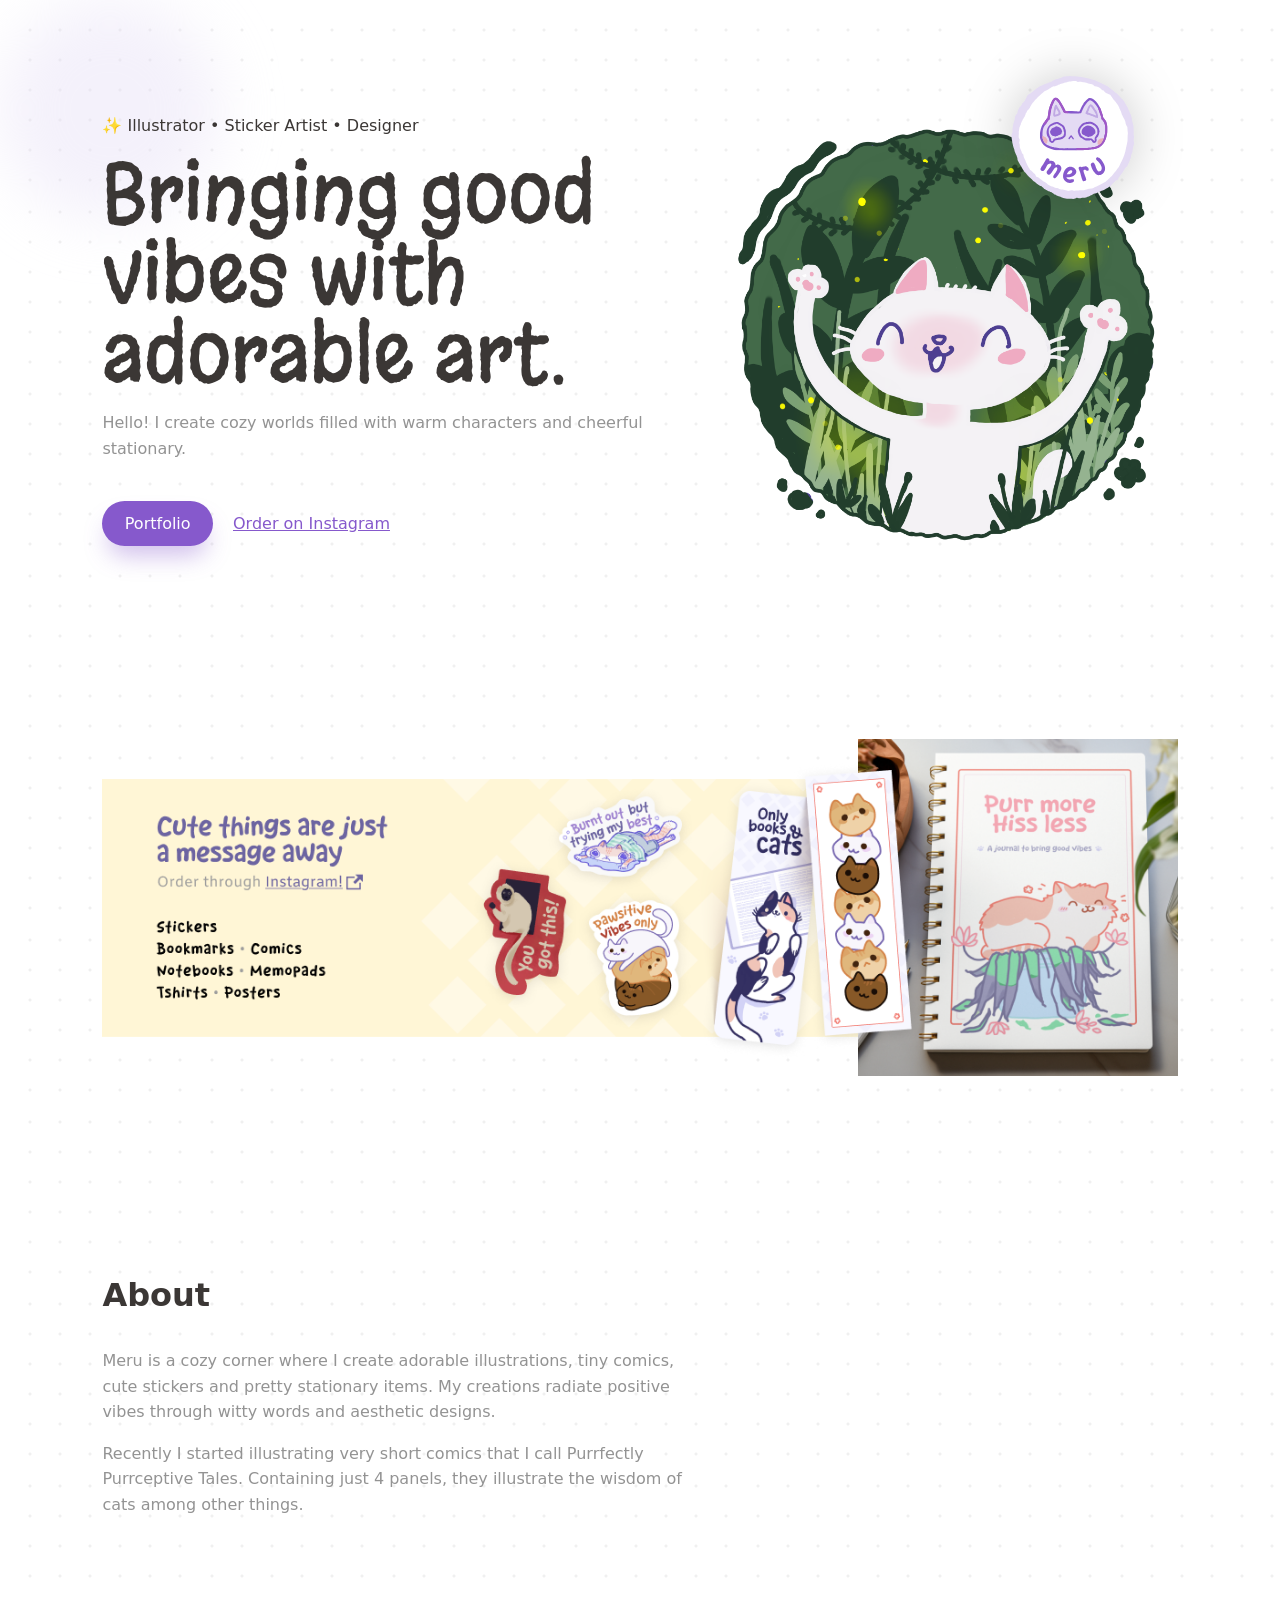
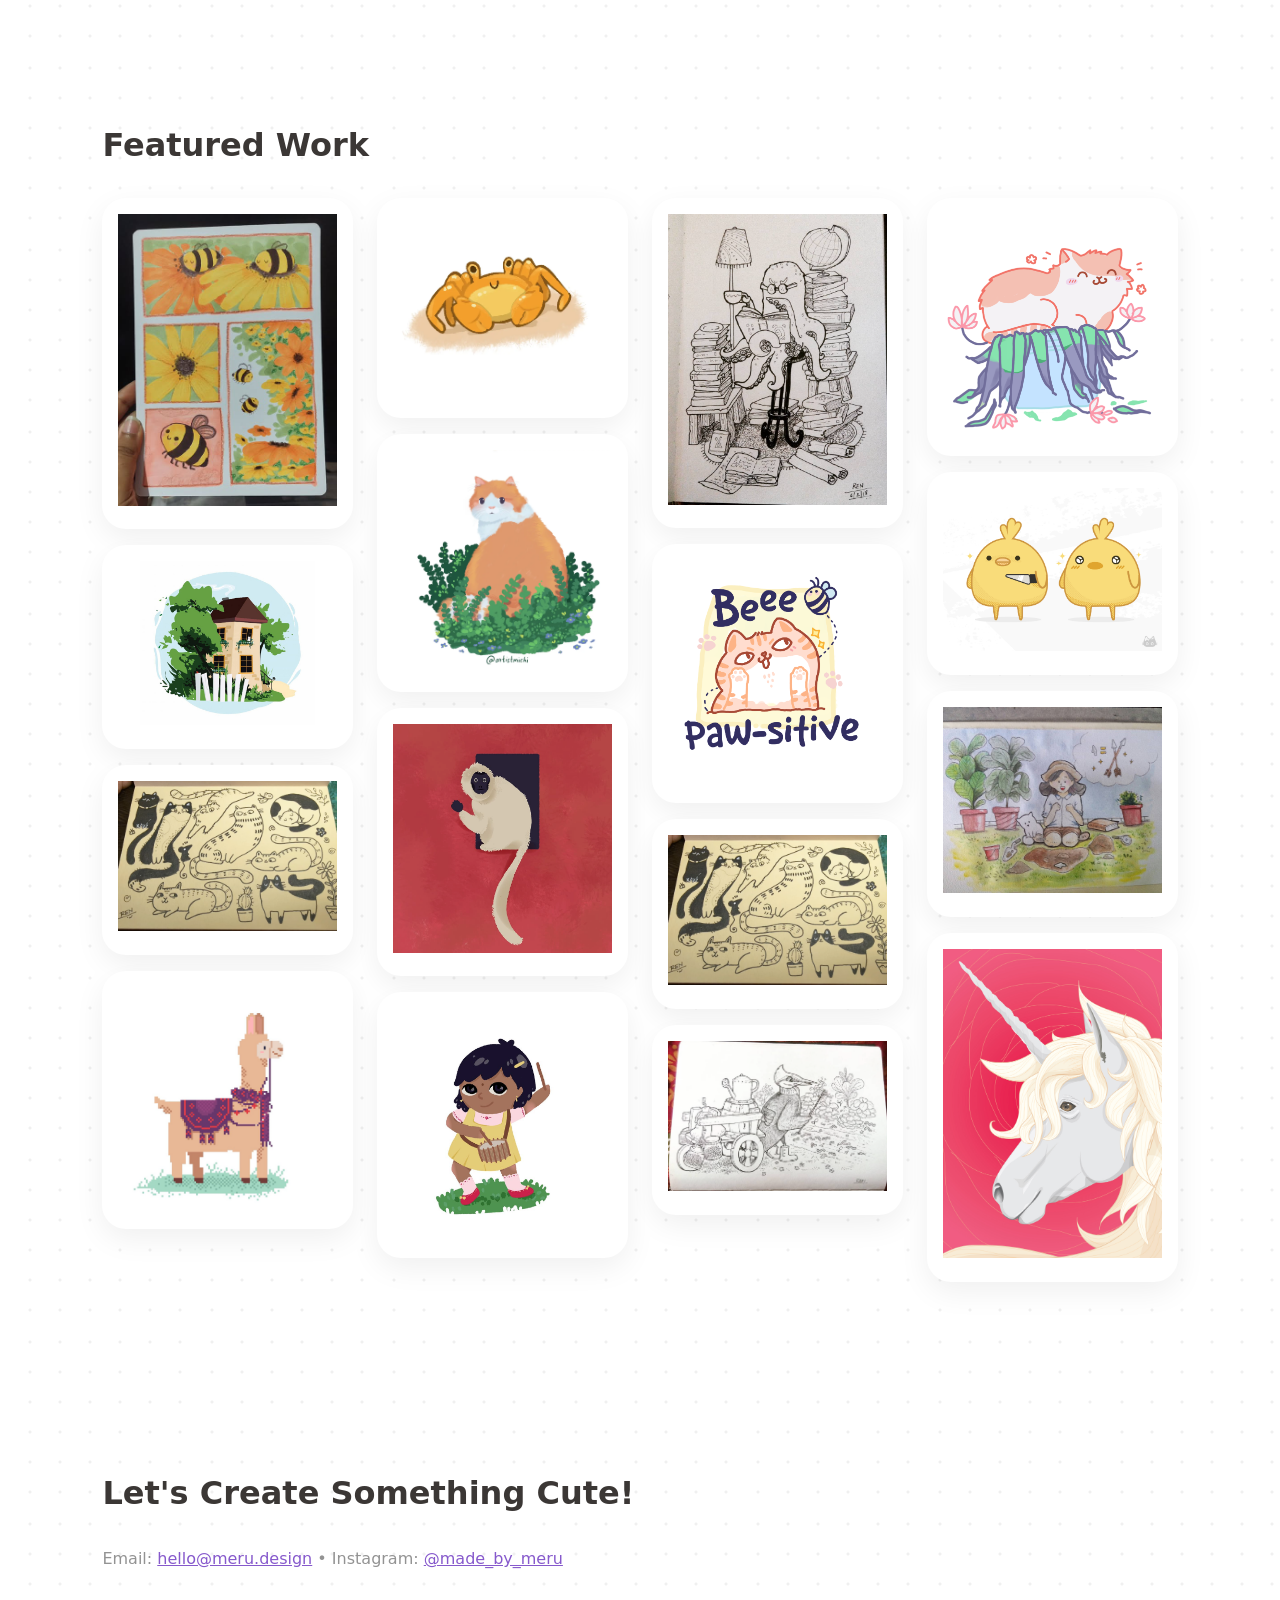
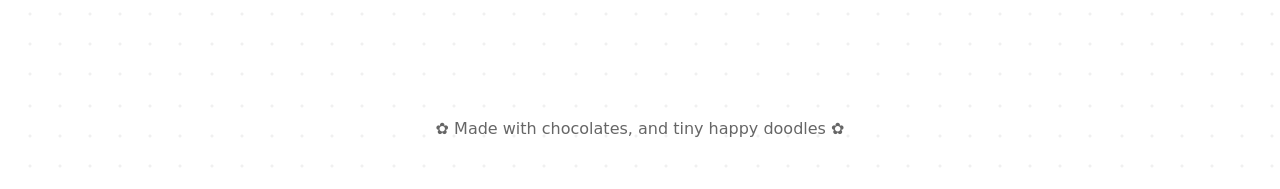
<file: index.html>
<!DOCTYPE html>
<html lang="en">
  <head>
    <meta charset="UTF-8"><meta name="viewport" content="width=device-width,initial-scale=1">
    <title>Meru • Cute Illustration Portfolio</title>

    <link rel="icon" href="imgs/favicon.png">

    <link rel="preconnect" href="https://fonts.googleapis.com">
    <link rel="preconnect" href="https://fonts.gstatic.com" crossorigin>
    <link href="https://fonts.googleapis.com/css2?family=Margarine&display=swap" rel="stylesheet">

    <link rel="stylesheet" href="styles.css">
  </head>

  <body>
    <div class="blob" id="b"></div>
    <header class="hero">
      <div class="hero-left">
        <div class="hero-tiny">✨ Illustrator • Sticker Artist • Designer</div>
        <h1>Bringing good vibes with adorable art.</h1>
        <p>Hello! I create cozy worlds filled with warm characters and cheerful stationary.</p>
        <div class="hero-ctas">
          <!-- <a class="btn" href="https://merudesign.myinstamojo.com/" target="_blank">Start shopping</a>
          <a class="btn-sec" href="#work">Portfolio</a> -->

          <a class="btn" href="#work" target="_blank">Portfolio</a>
          <a class="btn-sec" href="https://instagram.com/made_by_meru" target="_blank">Order on Instagram</a>
        </div>
      </div>
      <div class="hero-right heroart" style="background-image: url(imgs/feline-fine-hero.png);">
        <img src="imgs/meru-circular.svg" class="hero-logo" alt="">
      </div>
    </header>

    <section class="order-insta-wide">
      <a href="https://instagram.com/made_by_meru" target="_blank"><img src="imgs/order-on-instagram.png" alt=""></a>
    </section>
    
    <section>
      <h2>About</h2>
      <p>Meru is a cozy corner where I create adorable illustrations, tiny comics, cute stickers and pretty stationary items. My creations radiate positive vibes through witty words and aesthetic designs.</p>
      <p>Recently I started illustrating very short comics that I call Purrfectly Purrceptive Tales. Containing just 4 panels, they illustrate the wisdom of cats among other things.</p>
    </section>
    
    <section id="work">
      <h2>Featured Work</h2>
      <div class="grid">

        <div class="card">
          <img src="imgs/work/01-bees.jpeg" alt="">
        </div>

        <div class="card">
          <img src="imgs/work/01.jpg" alt="">
        </div>

        <div class="card">
          <img src="imgs/work/02-cats.png" alt="">
        </div>
        
        <div class="card">
          <img src="imgs/work/03-llama.png" alt="">
        </div>

        <div class="card">
          <img src="imgs/work/04-crab.png" alt="">
        </div>
        
        <div class="card">
          <img src="imgs/work/05-large-cat.png" alt="">
        </div>

        <div class="card">
          <img src="imgs/work/06-langoor.png" alt="">
        </div>

        <div class="card">
          <img src="imgs/work/07-momo.png" alt="">
        </div>

        <div class="card">
          <img src="imgs/work/08-octopus-thinker.png" alt="">
        </div>

        <div class="card">
          <img src="imgs/work/01.png" alt="">
        </div>

        <div class="card">
          <img src="imgs/work/02-cats.png" alt="">
        </div>

        <div class="card">
          <img src="imgs/work/09-farmer-woodpecker.png" alt="">
        </div>

        <div class="card">
          <img src="imgs/work/04-purr-more-original.png" alt="">
        </div>

        <div class="card">
          <img src="imgs/work/bird2.png" alt="">
        </div>

        <div class="card">
          <img src="imgs/work/01-03.jpg" alt="">
        </div>

        <div class="card">
          <img src="imgs/work/uni-01.jpg" alt="">
        </div>
      </div>
    </section>
    
    <!-- <section>
      <h2>Services</h2>
      <div class="grid">
        <div class="card">
          <h3>Illustration</h3>
          <p>Editorial, books, branding.</p>
        </div>
        <div class="card">
          <h3>Merch Design</h3>
          <p>Stickers, prints, notebooks.</p>
        </div>
        <div class="card">
          <h3>Licensing</h3>
          <p>Artwork for products.</p>
        </div>
      </div>
    </section> -->

    <section>
      <h2>Let's Create Something Cute!</h2>
      <p>Email: <a href="mailto:hello@meru.design">hello@meru.design</a> • Instagram: <a href="https://instagram.com/made_by_meru" target="_blank">@made_by_meru</a></p>
    </section>

    <footer>✿ Made with chocolates, and tiny happy doodles ✿</footer>

    <script src="scripts.js"></script>
  </body>
</html>
</file>
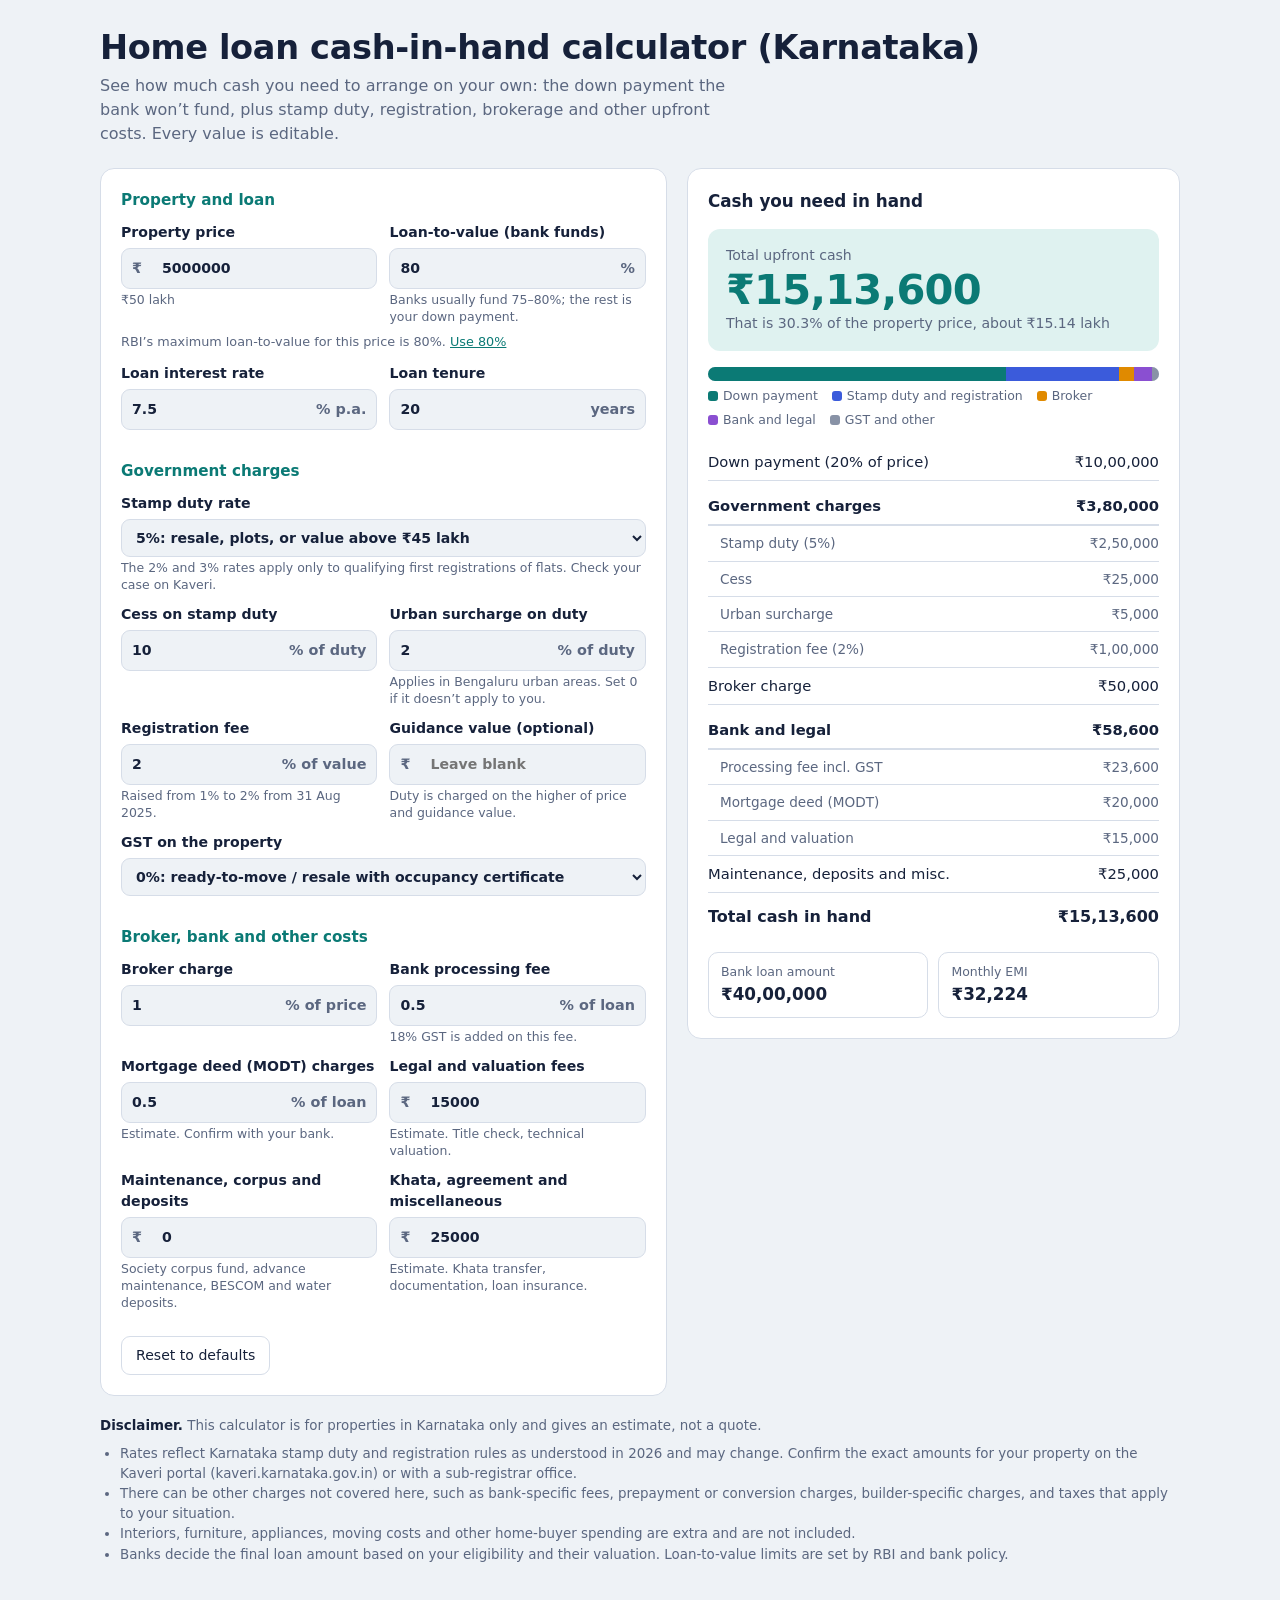
<file: home-loan-cash-calculator.html>
<!DOCTYPE html>
<html lang="en">
<head>
<meta charset="utf-8">
<meta name="viewport" content="width=device-width, initial-scale=1">
<title>Karnataka Home Loan: Cash-in-Hand Calculator</title>
<style>
:root{
  --bg:#eef2f6; --card:#ffffff; --ink:#16213a; --muted:#5b6780; --line:#d6dde8;
  --accent:#0b7a75; --accent-soft:#dff2f0; --warn:#9a5b00; --warn-bg:#fff3dc;
  --c1:#0b7a75; --c2:#3b5bdb; --c3:#e08a00; --c4:#8a4fd1; --c5:#8892a6;
}
@media (prefers-color-scheme:dark){
  :root{--bg:#0f1626; --card:#18213a; --ink:#e8edf7; --muted:#9aa7c2; --line:#2b3757;
  --accent:#3fcfc6; --accent-soft:#143a3d; --warn:#ffcf85; --warn-bg:#3a2d12;
  --c1:#3fcfc6; --c2:#7f97ff; --c3:#ffb23f; --c4:#b88cf2; --c5:#8f9ab3;}
}
*{box-sizing:border-box}
html{scroll-padding-top:env(safe-area-inset-top,0px)}
body{margin:0;background:var(--bg);color:var(--ink);font:16px/1.5 "Segoe UI",system-ui,-apple-system,Roboto,"Helvetica Neue",Arial,sans-serif;
  padding:env(safe-area-inset-top,0px) 16px env(safe-area-inset-bottom,0px)}
.wrap{max-width:1080px;margin:0 auto;padding:28px 0 40px}
h1{font-size:clamp(1.5rem,3vw,2.1rem);line-height:1.2;margin:0 0 6px;letter-spacing:-.01em}
.sub{color:var(--muted);margin:0 0 22px;max-width:62ch}
.grid{display:grid;grid-template-columns:minmax(0,1.15fr) minmax(0,1fr);gap:20px;align-items:start}
@media(max-width:820px){.grid{grid-template-columns:1fr}}
.card{background:var(--card);border:1px solid var(--line);border-radius:14px;padding:20px}
.card h2{font-size:1.05rem;margin:0 0 14px}
fieldset{border:0;padding:0;margin:0 0 20px}
fieldset:last-of-type{margin-bottom:0}
legend{font-weight:650;font-size:.95rem;padding:0;margin-bottom:10px;color:var(--accent)}
.row{display:grid;grid-template-columns:1fr 1fr;gap:12px}
@media(max-width:520px){.row{grid-template-columns:1fr}}
label{display:block;font-size:.88rem;font-weight:550;margin-bottom:10px}
label small{display:block;font-weight:400;color:var(--muted);font-size:.78rem;margin-top:3px;line-height:1.35}
.in{display:flex;align-items:center;border:1px solid var(--line);border-radius:9px;background:var(--bg);margin-top:5px;overflow:hidden}
.in:focus-within{outline:2px solid var(--accent);outline-offset:1px}
.in span{padding:0 10px;color:var(--muted);font-size:.9rem;white-space:nowrap}
input,select{font:inherit;color:var(--ink);background:transparent;border:0;padding:9px 10px;width:100%;min-width:0;outline:none}
select{border:1px solid var(--line);border-radius:9px;background:var(--bg);margin-top:5px;cursor:pointer}
select:focus{outline:2px solid var(--accent);outline-offset:1px}
select option{background:var(--card);color:var(--ink)}
.hint{font-size:.8rem;color:var(--muted);margin:-4px 0 12px}
.hint button{all:unset;color:var(--accent);cursor:pointer;text-decoration:underline}
.hint button:focus-visible{outline:2px solid var(--accent)}
.result{position:sticky;top:16px}
@media(max-width:820px){.result{position:static}}
.big{background:var(--accent-soft);border-radius:12px;padding:16px 18px;margin-bottom:16px}
.big .lbl{font-size:.88rem;color:var(--muted)}
.big .amt{font-size:clamp(1.9rem,5vw,2.6rem);font-weight:750;letter-spacing:-.02em;line-height:1.15;color:var(--accent)}
.big .meta{font-size:.88rem;color:var(--muted)}
.bar{display:flex;height:14px;border-radius:7px;overflow:hidden;background:var(--line);margin:0 0 6px}
.bar i{display:block;height:100%}
.legend{display:flex;flex-wrap:wrap;gap:6px 14px;font-size:.78rem;color:var(--muted);margin-bottom:14px}
.legend b{display:inline-block;width:10px;height:10px;border-radius:3px;margin-right:5px;vertical-align:-1px}
table{width:100%;border-collapse:collapse;font-size:.92rem}
td{padding:7px 0;border-bottom:1px solid var(--line);vertical-align:top}
td:last-child{text-align:right;font-variant-numeric:tabular-nums;white-space:nowrap}
tr.grp td{font-weight:650;padding-top:14px;border-bottom:2px solid var(--line)}
tr.sub td{color:var(--muted);font-size:.85rem;padding-left:12px}
tr.tot td{font-weight:750;border-bottom:0;font-size:1rem;padding-top:12px}
.loan{display:grid;grid-template-columns:1fr 1fr;gap:10px;margin-top:16px}
.loan div{border:1px solid var(--line);border-radius:10px;padding:10px 12px}
.loan small{color:var(--muted);display:block;font-size:.78rem}
.loan strong{font-size:1.05rem}
.warn{background:var(--warn-bg);color:var(--warn);border-radius:9px;padding:9px 12px;font-size:.85rem;margin-top:12px;display:none}
.disc{margin-top:20px;font-size:.84rem;color:var(--muted)}
.disc strong{color:var(--ink)}
.disc ul{margin:8px 0 0;padding-left:20px}
.reset{margin-top:14px;background:none;border:1px solid var(--line);color:var(--ink);border-radius:9px;padding:8px 14px;font:inherit;font-size:.88rem;cursor:pointer}
.reset:hover{border-color:var(--accent)}
.reset:focus-visible{outline:2px solid var(--accent);outline-offset:2px}
</style>
</head>
<body>
<div class="wrap">
  <h1>Home loan cash-in-hand calculator (Karnataka)</h1>
  <p class="sub">See how much cash you need to arrange on your own: the down payment the bank won’t fund, plus stamp duty, registration, brokerage and other upfront costs. Every value is editable.</p>

  <div class="grid">
    <form class="card" onsubmit="return false" autocomplete="off">
      <fieldset>
        <legend>Property and loan</legend>
        <div class="row">
          <label>Property price
            <div class="in"><span>₹</span><input id="price" type="number" min="0" step="10000" value="5000000" inputmode="numeric"></div>
            <small id="priceWords"></small>
          </label>
          <label>Loan-to-value (bank funds)
            <div class="in"><input id="ltv" type="number" min="0" max="100" step="1" value="80" inputmode="decimal"><span>%</span></div>
            <small>Banks usually fund 75–80%; the rest is your down payment.</small>
          </label>
        </div>
        <p class="hint" id="ltvHint"></p>
        <div class="row">
          <label>Loan interest rate
            <div class="in"><input id="rate" type="number" min="0" step="0.05" value="7.5" inputmode="decimal"><span>% p.a.</span></div>
          </label>
          <label>Loan tenure
            <div class="in"><input id="tenure" type="number" min="1" max="40" step="1" value="20" inputmode="numeric"><span>years</span></div>
          </label>
        </div>
      </fieldset>

      <fieldset>
        <legend>Government charges</legend>
        <label>Stamp duty rate
          <select id="duty">
            <option value="5" selected>5%: resale, plots, or value above ₹45 lakh</option>
            <option value="3">3%: first registration of a flat, ₹20–45 lakh</option>
            <option value="2">2%: first registration of a flat, up to ₹20 lakh</option>
          </select>
          <small>The 2% and 3% rates apply only to qualifying first registrations of flats. Check your case on Kaveri.</small>
        </label>
        <div class="row">
          <label>Cess on stamp duty
            <div class="in"><input id="cess" type="number" min="0" step="0.5" value="10" inputmode="decimal"><span>% of duty</span></div>
          </label>
          <label>Urban surcharge on duty
            <div class="in"><input id="sur" type="number" min="0" step="0.5" value="2" inputmode="decimal"><span>% of duty</span></div>
            <small>Applies in Bengaluru urban areas. Set 0 if it doesn’t apply to you.</small>
          </label>
        </div>
        <div class="row">
          <label>Registration fee
            <div class="in"><input id="reg" type="number" min="0" step="0.5" value="2" inputmode="decimal"><span>% of value</span></div>
            <small>Raised from 1% to 2% from 31 Aug 2025.</small>
          </label>
          <label>Guidance value (optional)
            <div class="in"><span>₹</span><input id="gv" type="number" min="0" step="10000" placeholder="Leave blank" inputmode="numeric"></div>
            <small>Duty is charged on the higher of price and guidance value.</small>
          </label>
        </div>
        <label>GST on the property
          <select id="gst">
            <option value="0" selected>0%: ready-to-move / resale with occupancy certificate</option>
            <option value="1">1%: under-construction, affordable housing</option>
            <option value="5">5%: under-construction, other</option>
          </select>
        </label>
      </fieldset>

      <fieldset>
        <legend>Broker, bank and other costs</legend>
        <div class="row">
          <label>Broker charge
            <div class="in"><input id="broker" type="number" min="0" step="0.25" value="1" inputmode="decimal"><span>% of price</span></div>
          </label>
          <label>Bank processing fee
            <div class="in"><input id="proc" type="number" min="0" step="0.1" value="0.5" inputmode="decimal"><span>% of loan</span></div>
            <small>18% GST is added on this fee.</small>
          </label>
        </div>
        <div class="row">
          <label>Mortgage deed (MODT) charges
            <div class="in"><input id="modt" type="number" min="0" step="0.1" value="0.5" inputmode="decimal"><span>% of loan</span></div>
            <small>Estimate. Confirm with your bank.</small>
          </label>
          <label>Legal and valuation fees
            <div class="in"><span>₹</span><input id="legal" type="number" min="0" step="1000" value="15000" inputmode="numeric"></div>
            <small>Estimate. Title check, technical valuation.</small>
          </label>
        </div>
        <div class="row">
          <label>Maintenance, corpus and deposits
            <div class="in"><span>₹</span><input id="maint" type="number" min="0" step="1000" value="0" inputmode="numeric"></div>
            <small>Society corpus fund, advance maintenance, BESCOM and water deposits.</small>
          </label>
          <label>Khata, agreement and miscellaneous
            <div class="in"><span>₹</span><input id="misc" type="number" min="0" step="1000" value="25000" inputmode="numeric"></div>
            <small>Estimate. Khata transfer, documentation, loan insurance.</small>
          </label>
        </div>
      </fieldset>
      <button type="button" class="reset" id="reset">Reset to defaults</button>
    </form>

    <section class="card result" aria-live="polite">
      <h2>Cash you need in hand</h2>
      <div class="big">
        <div class="lbl">Total upfront cash</div>
        <div class="amt" id="total">₹0</div>
        <div class="meta" id="totalMeta"></div>
      </div>
      <div class="bar" id="bar" role="img" aria-label="Share of each cost in total cash"></div>
      <div class="legend" id="legend"></div>
      <table id="tbl"></table>
      <div class="loan">
        <div><small>Bank loan amount</small><strong id="loanAmt">₹0</strong></div>
        <div><small>Monthly EMI</small><strong id="emi">₹0</strong></div>
      </div>
      <div class="warn" id="warn"></div>
    </section>
  </div>

  <div class="disc">
    <strong>Disclaimer.</strong> This calculator is for properties in Karnataka only and gives an estimate, not a quote.
    <ul>
      <li>Rates reflect Karnataka stamp duty and registration rules as understood in 2026 and may change. Confirm the exact amounts for your property on the Kaveri portal (kaveri.karnataka.gov.in) or with a sub-registrar office.</li>
      <li>There can be other charges not covered here, such as bank-specific fees, prepayment or conversion charges, builder-specific charges, and taxes that apply to your situation.</li>
      <li>Interiors, furniture, appliances, moving costs and other home-buyer spending are extra and are not included.</li>
      <li>Banks decide the final loan amount based on your eligibility and their valuation. Loan-to-value limits are set by RBI and bank policy.</li>
    </ul>
  </div>
</div>

<script>
(function(){
  var $=function(id){return document.getElementById(id)};
  var defaults={};
  var ids=["price","ltv","rate","tenure","duty","cess","sur","reg","gv","gst","broker","proc","modt","legal","maint","misc"];
  ids.forEach(function(i){defaults[i]=$(i).value});

  var inr=new Intl.NumberFormat("en-IN",{maximumFractionDigits:0});
  function money(n){return "₹"+inr.format(Math.round(n))}
  function short(n){
    if(n>=1e7) return "₹"+(n/1e7).toFixed(2).replace(/\.?0+$/,"")+" crore";
    if(n>=1e5) return "₹"+(n/1e5).toFixed(2).replace(/\.?0+$/,"")+" lakh";
    return money(n);
  }
  function num(id){var v=parseFloat($(id).value);return isFinite(v)&&v>0?v:0}
  function rbiCap(p){return p<=3000000?90:(p<=7500000?80:75)}

  function calc(){
    var price=num("price"), ltv=Math.min(num("ltv"),100);
    var rate=num("rate"), years=num("tenure");
    var loan=price*ltv/100, down=price-loan;

    var base=Math.max(price,num("gv"));
    var duty=base*num("duty")/100;
    var cess=duty*num("cess")/100;
    var sur=duty*num("sur")/100;
    var reg=base*num("reg")/100;
    var gov=duty+cess+sur+reg;
    var gst=price*num("gst")/100;

    var broker=price*num("broker")/100;
    var proc=loan*num("proc")/100, procGst=proc*0.18;
    var modt=loan*num("modt")/100;
    var legal=num("legal");
    var bank=proc+procGst+modt+legal;
    var other=num("maint")+num("misc");

    var total=down+gov+gst+broker+bank+other;

    var n=years*12, r=rate/1200, emi=0;
    if(loan>0&&n>0) emi=r>0?loan*r*Math.pow(1+r,n)/(Math.pow(1+r,n)-1):loan/n;

    $("priceWords").textContent=price?short(price):"";
    var cap=rbiCap(price);
    $("ltvHint").innerHTML="RBI’s maximum loan-to-value for this price is "+cap+"%. <button type=\"button\" id=\"useCap\">Use "+cap+"%</button>";
    $("useCap").onclick=function(){$("ltv").value=cap;calc()};

    $("total").textContent=money(total);
    $("totalMeta").textContent=price?("That is "+(total/price*100).toFixed(1)+"% of the property price, about "+short(total)):"";
    $("loanAmt").textContent=money(loan);
    $("emi").textContent=money(emi);

    var parts=[
      ["Down payment",down,"var(--c1)"],
      ["Stamp duty and registration",gov,"var(--c2)"],
      ["Broker",broker,"var(--c3)"],
      ["Bank and legal",bank,"var(--c4)"],
      ["GST and other",gst+other,"var(--c5)"]
    ];
    $("bar").innerHTML=parts.map(function(p){
      return "<i style=\"width:"+(total?p[1]/total*100:0)+"%;background:"+p[2]+"\" title=\""+p[0]+"\"></i>";
    }).join("");
    $("legend").innerHTML=parts.map(function(p){
      return "<span><b style=\"background:"+p[2]+"\"></b>"+p[0]+"</span>";
    }).join("");

    var h="";
    function row(c,l,v,cls){h+="<tr"+(cls?" class=\""+cls+"\"":"")+"><td>"+l+"</td><td>"+money(v)+"</td></tr>"}
    row(0,"Down payment ("+(100-ltv).toFixed(0)+"% of price)",down);
    row(0,"Government charges",gov,"grp");
    row(0,"Stamp duty ("+num("duty")+"%)",duty,"sub");
    row(0,"Cess",cess,"sub");
    row(0,"Urban surcharge",sur,"sub");
    row(0,"Registration fee ("+num("reg")+"%)",reg,"sub");
    if(gst) row(0,"GST on property ("+num("gst")+"%)",gst);
    row(0,"Broker charge",broker);
    row(0,"Bank and legal",bank,"grp");
    row(0,"Processing fee incl. GST",proc+procGst,"sub");
    row(0,"Mortgage deed (MODT)",modt,"sub");
    row(0,"Legal and valuation",legal,"sub");
    if(other) row(0,"Maintenance, deposits and misc.",other);
    row(0,"Total cash in hand",total,"tot");
    $("tbl").innerHTML=h;

    var msgs=[];
    if(ltv>cap) msgs.push("A "+ltv+"% loan is above RBI’s "+cap+"% limit for this price, so the bank is unlikely to approve it. Your down payment may need to be larger.");
    if(num("gv")>price) msgs.push("Stamp duty and registration are being calculated on the guidance value, which is higher than your price.");
    var w=$("warn");w.style.display=msgs.length?"block":"none";w.textContent=msgs.join(" ");
  }

  ids.forEach(function(i){
    $(i).addEventListener("input",calc);
    $(i).addEventListener("change",calc);
  });
  $("reset").addEventListener("click",function(){
    ids.forEach(function(i){$(i).value=defaults[i]});calc();
  });
  calc();
})();
</script>
</body>
</html>
</file>
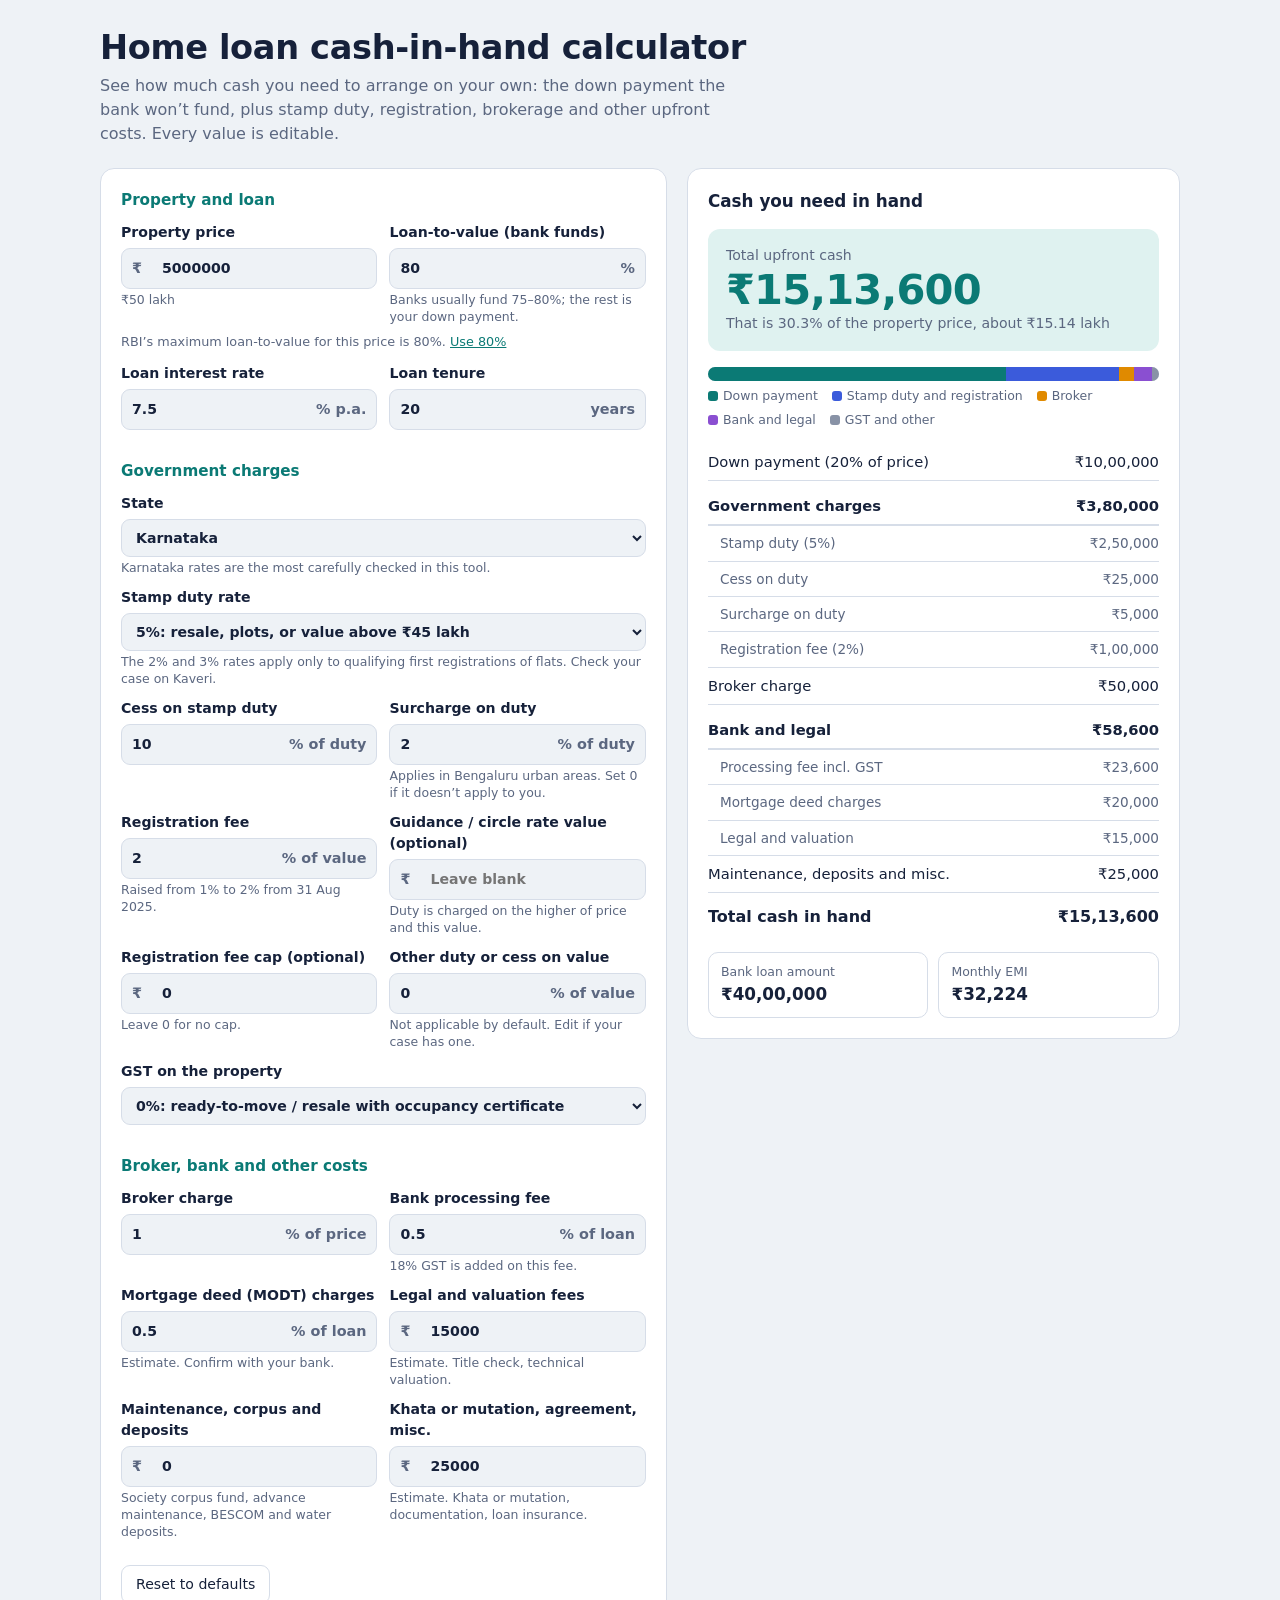
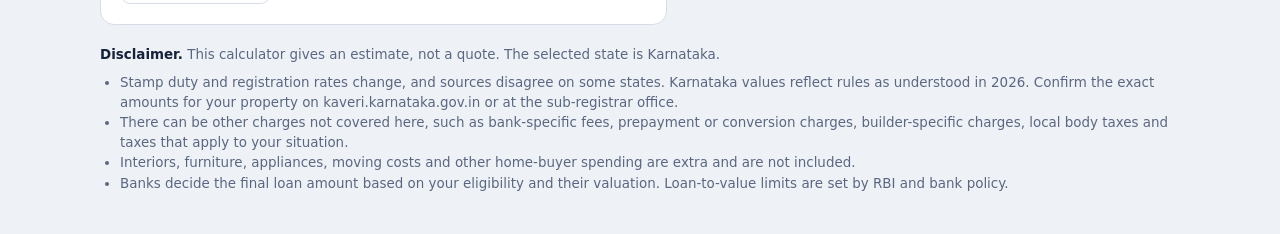
<file: india-home-loan-cash-calculator.html>
<!DOCTYPE html>
<html lang="en">
<head>
<meta charset="utf-8">
<meta name="viewport" content="width=device-width, initial-scale=1">
<title>Home Loan Cash-in-Hand Calculator (India)</title>
<style>
:root{
  --bg:#eef2f6; --card:#ffffff; --ink:#16213a; --muted:#5b6780; --line:#d6dde8;
  --accent:#0b7a75; --accent-soft:#dff2f0; --warn:#9a5b00; --warn-bg:#fff3dc;
  --c1:#0b7a75; --c2:#3b5bdb; --c3:#e08a00; --c4:#8a4fd1; --c5:#8892a6;
}
@media (prefers-color-scheme:dark){
  :root{--bg:#0f1626; --card:#18213a; --ink:#e8edf7; --muted:#9aa7c2; --line:#2b3757;
  --accent:#3fcfc6; --accent-soft:#143a3d; --warn:#ffcf85; --warn-bg:#3a2d12;
  --c1:#3fcfc6; --c2:#7f97ff; --c3:#ffb23f; --c4:#b88cf2; --c5:#8f9ab3;}
}
*{box-sizing:border-box}
html{scroll-padding-top:env(safe-area-inset-top,0px)}
body{margin:0;background:var(--bg);color:var(--ink);font:16px/1.5 "Segoe UI",system-ui,-apple-system,Roboto,"Helvetica Neue",Arial,sans-serif;
  padding:env(safe-area-inset-top,0px) 16px env(safe-area-inset-bottom,0px)}
.wrap{max-width:1080px;margin:0 auto;padding:28px 0 40px}
h1{font-size:clamp(1.5rem,3vw,2.1rem);line-height:1.2;margin:0 0 6px;letter-spacing:-.01em}
.sub{color:var(--muted);margin:0 0 22px;max-width:62ch}
.grid{display:grid;grid-template-columns:minmax(0,1.15fr) minmax(0,1fr);gap:20px;align-items:start}
@media(max-width:820px){.grid{grid-template-columns:1fr}}
.card{background:var(--card);border:1px solid var(--line);border-radius:14px;padding:20px}
.card h2{font-size:1.05rem;margin:0 0 14px}
fieldset{border:0;padding:0;margin:0 0 20px}
fieldset:last-of-type{margin-bottom:0}
legend{font-weight:650;font-size:.95rem;padding:0;margin-bottom:10px;color:var(--accent)}
.row{display:grid;grid-template-columns:1fr 1fr;gap:12px}
@media(max-width:520px){.row{grid-template-columns:1fr}}
label{display:block;font-size:.88rem;font-weight:550;margin-bottom:10px}
label small{display:block;font-weight:400;color:var(--muted);font-size:.78rem;margin-top:3px;line-height:1.35}
.in{display:flex;align-items:center;border:1px solid var(--line);border-radius:9px;background:var(--bg);margin-top:5px;overflow:hidden}
.in:focus-within{outline:2px solid var(--accent);outline-offset:1px}
.in span{padding:0 10px;color:var(--muted);font-size:.9rem;white-space:nowrap}
input,select{font:inherit;color:var(--ink);background:transparent;border:0;padding:9px 10px;width:100%;min-width:0;outline:none}
select{border:1px solid var(--line);border-radius:9px;background:var(--bg);margin-top:5px;cursor:pointer}
select:focus{outline:2px solid var(--accent);outline-offset:1px}
select option{background:var(--card);color:var(--ink)}
.hint{font-size:.8rem;color:var(--muted);margin:-4px 0 12px}
.hint button{all:unset;color:var(--accent);cursor:pointer;text-decoration:underline}
.hint button:focus-visible{outline:2px solid var(--accent)}
.result{position:sticky;top:16px}
@media(max-width:820px){.result{position:static}}
.big{background:var(--accent-soft);border-radius:12px;padding:16px 18px;margin-bottom:16px}
.big .lbl{font-size:.88rem;color:var(--muted)}
.big .amt{font-size:clamp(1.9rem,5vw,2.6rem);font-weight:750;letter-spacing:-.02em;line-height:1.15;color:var(--accent)}
.big .meta{font-size:.88rem;color:var(--muted)}
.bar{display:flex;height:14px;border-radius:7px;overflow:hidden;background:var(--line);margin:0 0 6px}
.bar i{display:block;height:100%}
.legend{display:flex;flex-wrap:wrap;gap:6px 14px;font-size:.78rem;color:var(--muted);margin-bottom:14px}
.legend b{display:inline-block;width:10px;height:10px;border-radius:3px;margin-right:5px;vertical-align:-1px}
table{width:100%;border-collapse:collapse;font-size:.92rem}
td{padding:7px 0;border-bottom:1px solid var(--line);vertical-align:top}
td:last-child{text-align:right;font-variant-numeric:tabular-nums;white-space:nowrap}
tr.grp td{font-weight:650;padding-top:14px;border-bottom:2px solid var(--line)}
tr.sub td{color:var(--muted);font-size:.85rem;padding-left:12px}
tr.tot td{font-weight:750;border-bottom:0;font-size:1rem;padding-top:12px}
.loan{display:grid;grid-template-columns:1fr 1fr;gap:10px;margin-top:16px}
.loan div{border:1px solid var(--line);border-radius:10px;padding:10px 12px}
.loan small{color:var(--muted);display:block;font-size:.78rem}
.loan strong{font-size:1.05rem}
.warn{background:var(--warn-bg);color:var(--warn);border-radius:9px;padding:9px 12px;font-size:.85rem;margin-top:12px;display:none}
.disc{margin-top:20px;font-size:.84rem;color:var(--muted)}
.disc strong{color:var(--ink)}
.disc ul{margin:8px 0 0;padding-left:20px}
.reset{margin-top:14px;background:none;border:1px solid var(--line);color:var(--ink);border-radius:9px;padding:8px 14px;font:inherit;font-size:.88rem;cursor:pointer}
.reset:hover{border-color:var(--accent)}
.reset:focus-visible{outline:2px solid var(--accent);outline-offset:2px}
</style>
</head>
<body>
<div class="wrap">
  <h1>Home loan cash-in-hand calculator</h1>
  <p class="sub">See how much cash you need to arrange on your own: the down payment the bank won’t fund, plus stamp duty, registration, brokerage and other upfront costs. Every value is editable.</p>

  <div class="grid">
    <form class="card" onsubmit="return false" autocomplete="off">
      <fieldset>
        <legend>Property and loan</legend>
        <div class="row">
          <label>Property price
            <div class="in"><span>₹</span><input id="price" type="number" min="0" step="10000" value="5000000" inputmode="numeric"></div>
            <small id="priceWords"></small>
          </label>
          <label>Loan-to-value (bank funds)
            <div class="in"><input id="ltv" type="number" min="0" max="100" step="1" value="80" inputmode="decimal"><span>%</span></div>
            <small>Banks usually fund 75–80%; the rest is your down payment.</small>
          </label>
        </div>
        <p class="hint" id="ltvHint"></p>
        <div class="row">
          <label>Loan interest rate
            <div class="in"><input id="rate" type="number" min="0" step="0.05" value="7.5" inputmode="decimal"><span>% p.a.</span></div>
          </label>
          <label>Loan tenure
            <div class="in"><input id="tenure" type="number" min="1" max="40" step="1" value="20" inputmode="numeric"><span>years</span></div>
          </label>
        </div>
      </fieldset>

      <fieldset>
        <legend>Government charges</legend>
        <label>State
          <select id="state"></select>
          <small id="stateNote"></small>
        </label>
        <label>Stamp duty rate
          <select id="duty"></select>
          <small id="dutyNote"></small>
        </label>
        <div class="in" id="dutycWrap" style="display:none;margin:-4px 0 12px"><input id="dutyc" type="number" min="0" step="0.1" value="5" inputmode="decimal" aria-label="Custom stamp duty rate"><span>% of value</span></div>
        <div class="row">
          <label>Cess on stamp duty
            <div class="in"><input id="cess" type="number" min="0" step="0.5" value="10" inputmode="decimal"><span>% of duty</span></div>
          </label>
          <label>Surcharge on duty
            <div class="in"><input id="sur" type="number" min="0" step="0.5" value="2" inputmode="decimal"><span>% of duty</span></div>
            <small id="surNote"></small>
          </label>
        </div>
        <div class="row">
          <label>Registration fee
            <div class="in"><input id="reg" type="number" min="0" step="0.5" value="2" inputmode="decimal"><span>% of value</span></div>
            <small id="regNote"></small>
          </label>
          <label>Guidance / circle rate value (optional)
            <div class="in"><span>₹</span><input id="gv" type="number" min="0" step="10000" placeholder="Leave blank" inputmode="numeric"></div>
            <small>Duty is charged on the higher of price and this value.</small>
          </label>
        </div>
        <div class="row">
          <label>Registration fee cap (optional)
            <div class="in"><span>₹</span><input id="regcap" type="number" min="0" step="1000" value="0" inputmode="numeric"></div>
            <small>Leave 0 for no cap.</small>
          </label>
          <label>Other duty or cess on value
            <div class="in"><input id="other" type="number" min="0" step="0.1" value="0" inputmode="decimal"><span>% of value</span></div>
            <small id="otherNote"></small>
          </label>
        </div>
        <label>GST on the property
          <select id="gst">
            <option value="0" selected>0%: ready-to-move / resale with occupancy certificate</option>
            <option value="1">1%: under-construction, affordable housing</option>
            <option value="5">5%: under-construction, other</option>
          </select>
        </label>
      </fieldset>

      <fieldset>
        <legend>Broker, bank and other costs</legend>
        <div class="row">
          <label>Broker charge
            <div class="in"><input id="broker" type="number" min="0" step="0.25" value="1" inputmode="decimal"><span>% of price</span></div>
          </label>
          <label>Bank processing fee
            <div class="in"><input id="proc" type="number" min="0" step="0.1" value="0.5" inputmode="decimal"><span>% of loan</span></div>
            <small>18% GST is added on this fee.</small>
          </label>
        </div>
        <div class="row">
          <label>Mortgage deed (MODT) charges
            <div class="in"><input id="modt" type="number" min="0" step="0.1" value="0.5" inputmode="decimal"><span>% of loan</span></div>
            <small>Estimate. Confirm with your bank.</small>
          </label>
          <label>Legal and valuation fees
            <div class="in"><span>₹</span><input id="legal" type="number" min="0" step="1000" value="15000" inputmode="numeric"></div>
            <small>Estimate. Title check, technical valuation.</small>
          </label>
        </div>
        <div class="row">
          <label>Maintenance, corpus and deposits
            <div class="in"><span>₹</span><input id="maint" type="number" min="0" step="1000" value="0" inputmode="numeric"></div>
            <small>Society corpus fund, advance maintenance, BESCOM and water deposits.</small>
          </label>
          <label>Khata or mutation, agreement, misc.
            <div class="in"><span>₹</span><input id="misc" type="number" min="0" step="1000" value="25000" inputmode="numeric"></div>
            <small>Estimate. Khata or mutation, documentation, loan insurance.</small>
          </label>
        </div>
      </fieldset>
      <button type="button" class="reset" id="reset">Reset to defaults</button>
    </form>

    <section class="card result" aria-live="polite">
      <h2>Cash you need in hand</h2>
      <div class="big">
        <div class="lbl">Total upfront cash</div>
        <div class="amt" id="total">₹0</div>
        <div class="meta" id="totalMeta"></div>
      </div>
      <div class="bar" id="bar" role="img" aria-label="Share of each cost in total cash"></div>
      <div class="legend" id="legend"></div>
      <table id="tbl"></table>
      <div class="loan">
        <div><small>Bank loan amount</small><strong id="loanAmt">₹0</strong></div>
        <div><small>Monthly EMI</small><strong id="emi">₹0</strong></div>
      </div>
      <div class="warn" id="warn"></div>
    </section>
  </div>

  <div class="disc" id="disc"></div>
</div>

<script>
(function(){
  var $=function(id){return document.getElementById(id)};
  var IND="Indicative 2026 rates from published guides. Sources differ, so verify on your state portal.";
  var NONE="Not applicable by default. Edit if your case has one.";
  function st(name,duty,o){o=o||{};return {name:name,duty:duty,cess:o.cess||0,sur:o.sur||0,reg:o.reg==null?1:o.reg,cap:o.cap||0,other:o.other||0,
    dutyNote:o.dutyNote||"Pick the rate for your buyer type, or choose a custom rate.",surNote:o.surNote||NONE,regNote:o.regNote||"",otherNote:o.otherNote||NONE,
    portal:o.portal||"your state’s stamps and registration portal",stateNote:o.stateNote||IND}}
  var STATES={
    karnataka:st("Karnataka",[["5","5%: resale, plots, or value above ₹45 lakh"],["3","3%: first registration of a flat, ₹20–45 lakh"],["2","2%: first registration of a flat, up to ₹20 lakh"]],
      {cess:10,sur:2,reg:2,dutyNote:"The 2% and 3% rates apply only to qualifying first registrations of flats. Check your case on Kaveri.",
       surNote:"Applies in Bengaluru urban areas. Set 0 if it doesn’t apply to you.",regNote:"Raised from 1% to 2% from 31 Aug 2025.",
       portal:"kaveri.karnataka.gov.in",stateNote:"Karnataka rates are the most carefully checked in this tool."}),
    delhi:st("Delhi",[["6","6%: male buyer"],["5","5%: joint (male and female)"],["4","4%: female buyer"]],{regNote:"1% of value.",portal:"revenue.delhi.gov.in"}),
    gujarat:st("Gujarat",[["4.9","4.9%: all buyers"]],{regNote:"1% of value. Waived for a sole female buyer, so set 0 if that applies.",portal:"garvi.gujarat.gov.in"}),
    haryana:st("Haryana",[["7","7%: male buyer"],["5","5%: female buyer"]],{regNote:"1% of value."}),
    kerala:st("Kerala",[["8","8%: all buyers"]],{reg:2,regNote:"2% of value.",portal:"keralaregistration.gov.in"}),
    maharashtra:st("Maharashtra",[["5","5%: male buyer"],["4","4%: female buyer"]],{reg:1,cap:30000,other:1,
      regNote:"1% of value, capped at ₹30,000.",otherNote:"1% metro cess in the Mumbai region. Set 0 elsewhere. Some cities charge a 1% local body tax.",portal:"igrmaharashtra.gov.in"}),
    rajasthan:st("Rajasthan",[["5","5%: male buyer"],["4","4%: female buyer"]],{regNote:"1% of value."}),
    tamilnadu:st("Tamil Nadu",[["7","7%: all buyers"]],{reg:4,regNote:"Most 2026 guides list 4%. Some list lower, so verify on the portal.",portal:"tnreginet.gov.in"}),
    telangana:st("Telangana",[["4","4%: all buyers"]],{reg:0.5,other:1.5,regNote:"0.5% of value in urban areas.",otherNote:"Transfer duty of 1.5% in urban areas. Some guides fold it into stamp duty.",portal:"registration.telangana.gov.in"}),
    up:st("Uttar Pradesh",[["7","7%: male buyer"],["6","6%: female buyer"]],{regNote:"1% of value.",portal:"igrsup.gov.in"}),
    other:st("Other state (enter manually)",[["5","5%: placeholder, edit as needed"]],{regNote:"Enter your state’s fee.",stateNote:"No preset for this state. Enter your state’s rates in the fields below."})
  };
  var ORDER=["karnataka","delhi","gujarat","haryana","kerala","maharashtra","rajasthan","tamilnadu","telangana","up","other"];
  $("state").innerHTML=ORDER.map(function(k){return "<option value=\""+k+"\">"+STATES[k].name+"</option>"}).join("");
  $("state").value="karnataka";

  function applyState(){
    var S=STATES[$("state").value];
    $("duty").innerHTML=S.duty.map(function(d){return "<option value=\""+d[0]+"\">"+d[1]+"</option>"}).join("")+"<option value=\"custom\">Custom rate…</option>";
    $("duty").value=S.duty[0][0];
    $("dutycWrap").style.display="none";
    $("cess").value=S.cess;$("sur").value=S.sur;$("reg").value=S.reg;$("regcap").value=S.cap;$("other").value=S.other;
    $("dutyNote").textContent=S.dutyNote;$("surNote").textContent=S.surNote;$("regNote").textContent=S.regNote;
    $("otherNote").textContent=S.otherNote;$("stateNote").textContent=S.stateNote;
    var home=S.name==="Karnataka"?"for Karnataka":"for "+S.name;
    $("disc").innerHTML="<strong>Disclaimer.</strong> This calculator gives an estimate, not a quote. The selected state is "+S.name+"."+
      "<ul><li>Stamp duty and registration rates change, and sources disagree on some states. "+(S.name==="Karnataka"?"Karnataka values reflect rules as understood in 2026.":"Rates for states other than Karnataka are indicative.")+
      " Confirm the exact amounts for your property on "+S.portal+" or at the sub-registrar office.</li>"+
      "<li>There can be other charges not covered here, such as bank-specific fees, prepayment or conversion charges, builder-specific charges, local body taxes and taxes that apply to your situation.</li>"+
      "<li>Interiors, furniture, appliances, moving costs and other home-buyer spending are extra and are not included.</li>"+
      "<li>Banks decide the final loan amount based on your eligibility and their valuation. Loan-to-value limits are set by RBI and bank policy.</li></ul>";
  }
  applyState();

  var common=["price","ltv","rate","tenure","gv","gst","broker","proc","modt","legal","maint","misc"];
  var govIds=["duty","dutyc","cess","sur","reg","regcap","other"];
  var ids=common.concat(govIds);
  var defaults={};
  common.forEach(function(i){defaults[i]=$(i).value});

  var inr=new Intl.NumberFormat("en-IN",{maximumFractionDigits:0});
  function money(n){return "₹"+inr.format(Math.round(n))}
  function short(n){
    if(n>=1e7) return "₹"+(n/1e7).toFixed(2).replace(/\.?0+$/,"")+" crore";
    if(n>=1e5) return "₹"+(n/1e5).toFixed(2).replace(/\.?0+$/,"")+" lakh";
    return money(n);
  }
  function num(id){var v=parseFloat($(id).value);return isFinite(v)&&v>0?v:0}
  function rbiCap(p){return p<=3000000?90:(p<=7500000?80:75)}

  function calc(){
    var price=num("price"), ltv=Math.min(num("ltv"),100);
    var rate=num("rate"), years=num("tenure");
    var loan=price*ltv/100, down=price-loan;

    var dutyPct=$("duty").value==="custom"?num("dutyc"):(parseFloat($("duty").value)||0);
    var base=Math.max(price,num("gv"));
    var duty=base*dutyPct/100;
    var cess=duty*num("cess")/100;
    var sur=duty*num("sur")/100;
    var otherDuty=base*num("other")/100;
    var reg=base*num("reg")/100;
    if(num("regcap")>0) reg=Math.min(reg,num("regcap"));
    var gov=duty+cess+sur+otherDuty+reg;
    var gst=price*num("gst")/100;

    var broker=price*num("broker")/100;
    var proc=loan*num("proc")/100, procGst=proc*0.18;
    var modt=loan*num("modt")/100;
    var legal=num("legal");
    var bank=proc+procGst+modt+legal;
    var other=num("maint")+num("misc");

    var total=down+gov+gst+broker+bank+other;

    var n=years*12, r=rate/1200, emi=0;
    if(loan>0&&n>0) emi=r>0?loan*r*Math.pow(1+r,n)/(Math.pow(1+r,n)-1):loan/n;

    $("priceWords").textContent=price?short(price):"";
    var cap=rbiCap(price);
    $("ltvHint").innerHTML="RBI’s maximum loan-to-value for this price is "+cap+"%. <button type=\"button\" id=\"useCap\">Use "+cap+"%</button>";
    $("useCap").onclick=function(){$("ltv").value=cap;calc()};

    $("total").textContent=money(total);
    $("totalMeta").textContent=price?("That is "+(total/price*100).toFixed(1)+"% of the property price, about "+short(total)):"";
    $("loanAmt").textContent=money(loan);
    $("emi").textContent=money(emi);

    var parts=[
      ["Down payment",down,"var(--c1)"],
      ["Stamp duty and registration",gov,"var(--c2)"],
      ["Broker",broker,"var(--c3)"],
      ["Bank and legal",bank,"var(--c4)"],
      ["GST and other",gst+other,"var(--c5)"]
    ];
    $("bar").innerHTML=parts.map(function(p){
      return "<i style=\"width:"+(total?p[1]/total*100:0)+"%;background:"+p[2]+"\" title=\""+p[0]+"\"></i>";
    }).join("");
    $("legend").innerHTML=parts.map(function(p){
      return "<span><b style=\"background:"+p[2]+"\"></b>"+p[0]+"</span>";
    }).join("");

    var h="";
    function row(l,v,cls){h+="<tr"+(cls?" class=\""+cls+"\"":"")+"><td>"+l+"</td><td>"+money(v)+"</td></tr>"}
    row("Down payment ("+(100-ltv).toFixed(0)+"% of price)",down);
    row("Government charges",gov,"grp");
    row("Stamp duty ("+dutyPct+"%)",duty,"sub");
    if(cess) row("Cess on duty",cess,"sub");
    if(sur) row("Surcharge on duty",sur,"sub");
    if(otherDuty) row("Other duty or cess ("+num("other")+"%)",otherDuty,"sub");
    row("Registration fee"+(num("regcap")>0&&reg>=num("regcap")?" (capped)":" ("+num("reg")+"%)"),reg,"sub");
    if(gst) row("GST on property ("+num("gst")+"%)",gst);
    row("Broker charge",broker);
    row("Bank and legal",bank,"grp");
    row("Processing fee incl. GST",proc+procGst,"sub");
    row("Mortgage deed charges",modt,"sub");
    row("Legal and valuation",legal,"sub");
    if(other) row("Maintenance, deposits and misc.",other);
    row("Total cash in hand",total,"tot");
    $("tbl").innerHTML=h;

    var msgs=[];
    if(ltv>cap) msgs.push("A "+ltv+"% loan is above RBI’s "+cap+"% limit for this price, so the bank is unlikely to approve it. Your down payment may need to be larger.");
    if(num("gv")>price) msgs.push("Duty and registration are being calculated on the guidance value, which is higher than your price.");
    var w=$("warn");w.style.display=msgs.length?"block":"none";w.textContent=msgs.join(" ");
  }

  ids.forEach(function(i){
    $(i).addEventListener("input",calc);
    $(i).addEventListener("change",calc);
  });
  $("duty").addEventListener("change",function(){
    $("dutycWrap").style.display=$("duty").value==="custom"?"flex":"none";calc();
  });
  $("state").addEventListener("change",function(){applyState();calc()});
  $("reset").addEventListener("click",function(){
    $("state").value="karnataka";applyState();
    common.forEach(function(i){$(i).value=defaults[i]});calc();
  });
  calc();
})();
</script>
</body>
</html>
</file>
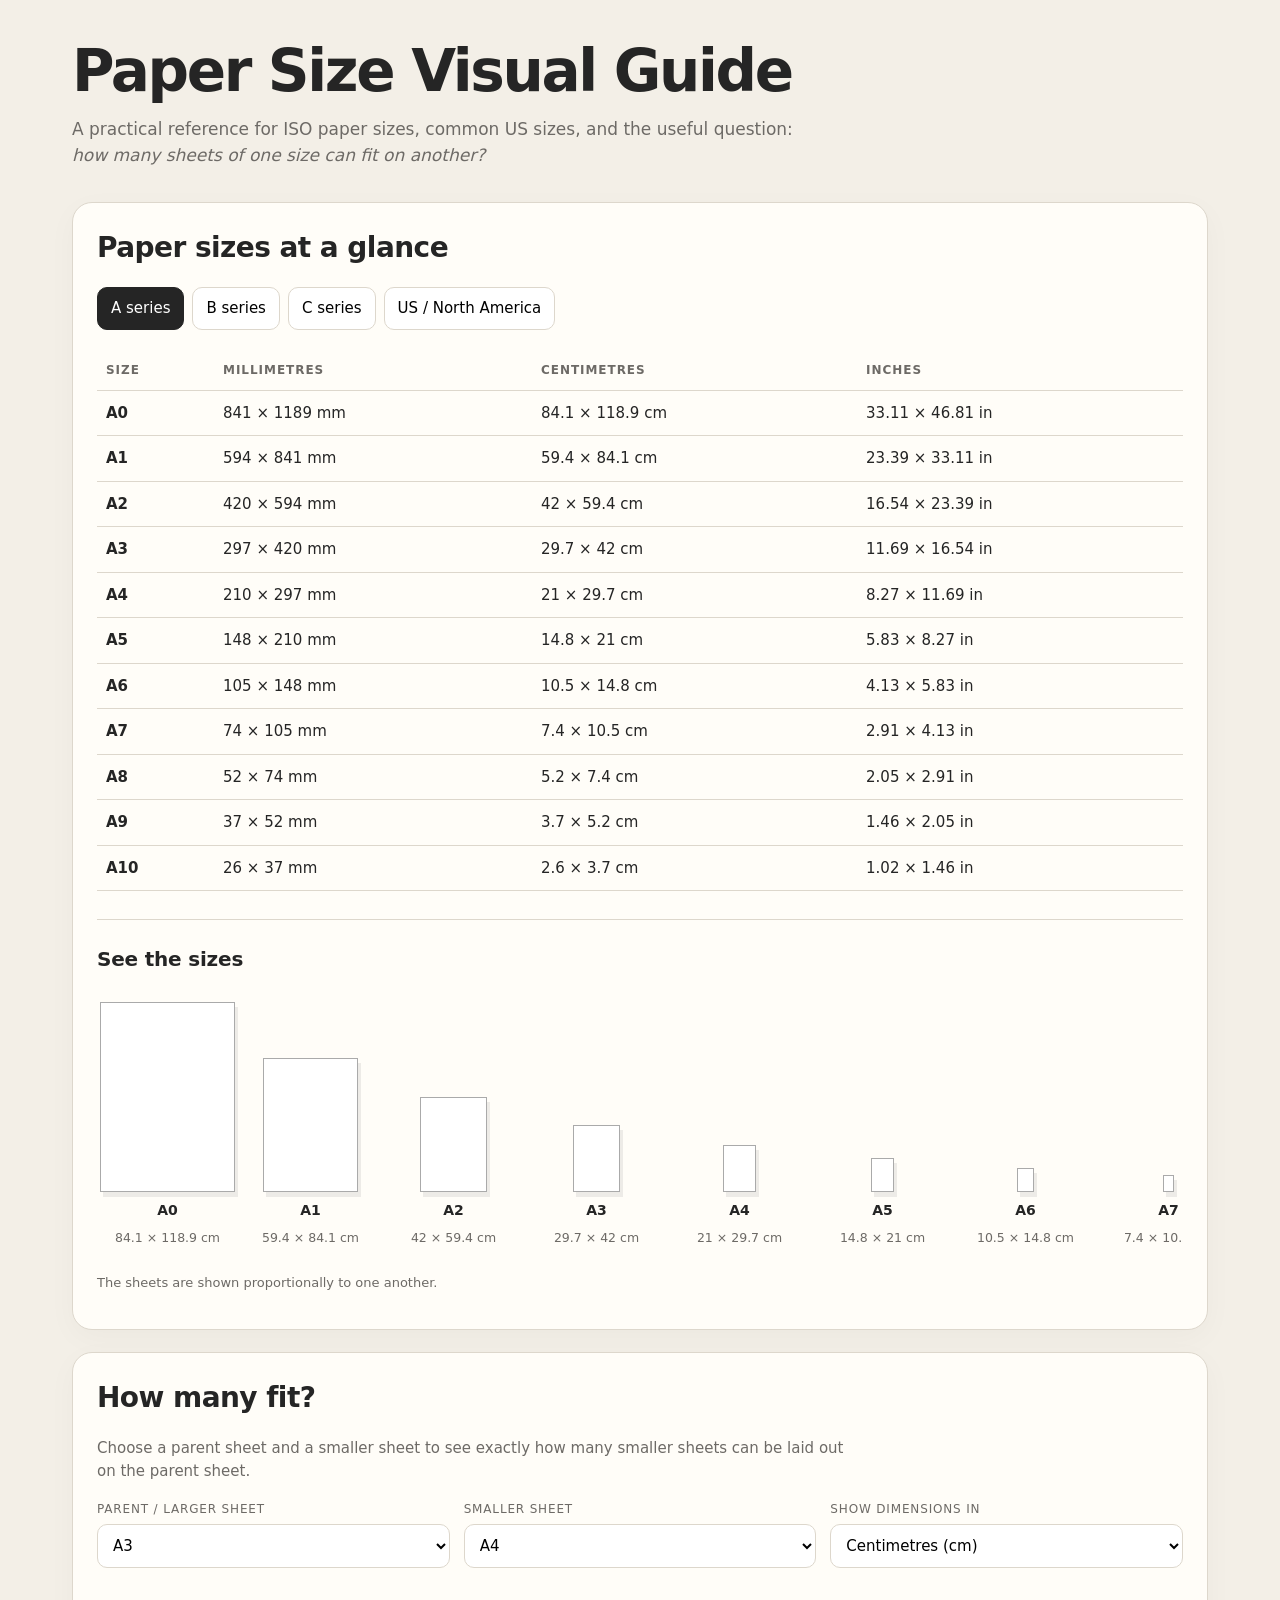
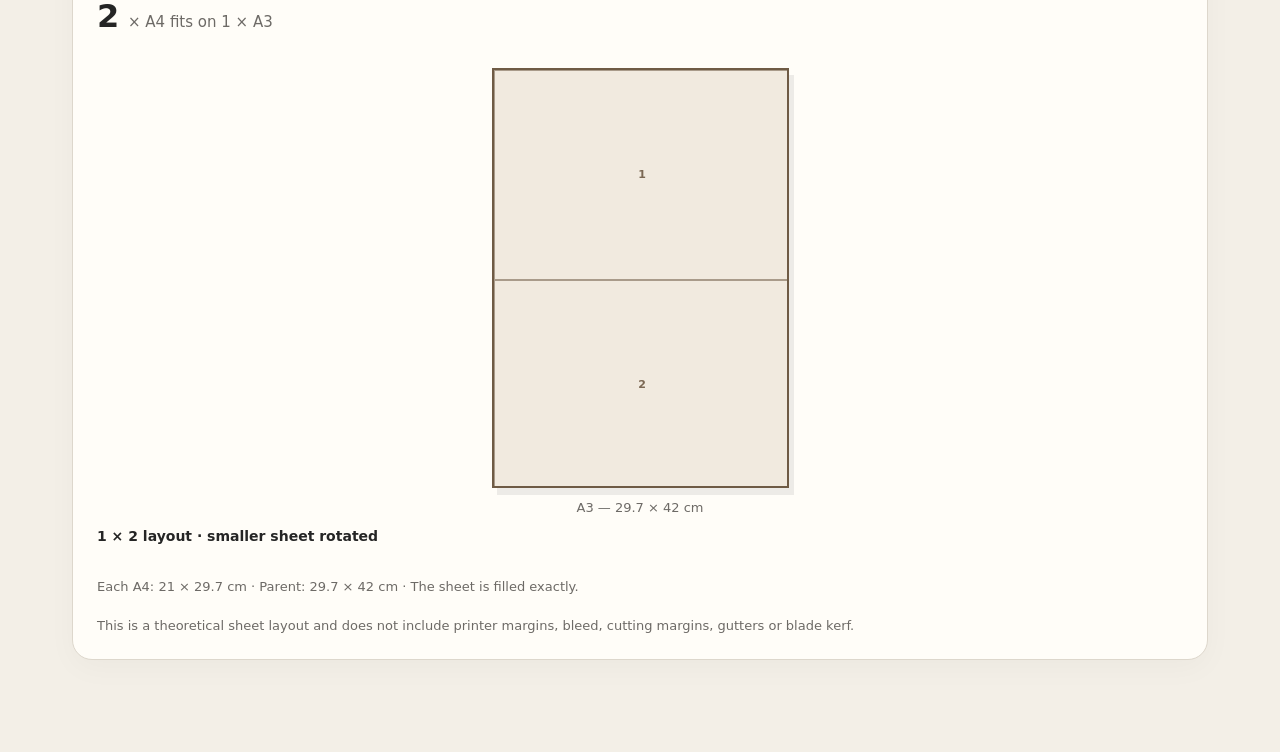
<file: paper-size-guide.html>
<!doctype html>
<html lang="en">

<head>
    <meta charset="utf-8">
    <meta name="viewport" content="width=device-width, initial-scale=1">
    <title>Paper Size Visual Guide</title>
    <style>
    :root {
        --ink: #252525;
        --muted: #6d6a66;
        --paper: #fffdf8;
        --line: #ddd7cc;
        --accent: #6f5b45;
        --bg: #f3efe7
    }

    * {
        box-sizing: border-box
    }

    body {
        margin: 0;
        background: var(--bg);
        color: var(--ink);
        font: 15px/1.5 system-ui, -apple-system, BlinkMacSystemFont, "Segoe UI", sans-serif
    }

    .wrap {
        max-width: 1180px;
        margin: auto;
        padding: 42px 22px 70px
    }

    h1 {
        font-size: clamp(34px, 5vw, 58px);
        line-height: 1;
        margin: 0 0 12px;
        letter-spacing: -.04em
    }

    h2 {
        font-size: 28px;
        letter-spacing: -.02em;
        margin: 0 0 18px
    }

    .intro {
        max-width: 760px;
        color: var(--muted);
        font-size: 17px;
        margin-bottom: 34px
    }

    .panel {
        background: var(--paper);
        border: 1px solid var(--line);
        border-radius: 20px;
        padding: 24px;
        margin: 22px 0;
        box-shadow: 0 8px 30px #00000008
    }

    .tabs {
        display: flex;
        gap: 8px;
        flex-wrap: wrap;
        margin-bottom: 20px
    }

    .tab,
    button,
    select {
        font: inherit
    }

    .tab,
    button {
        border: 1px solid var(--line);
        background: #fff;
        border-radius: 10px;
        padding: 9px 13px;
        cursor: pointer
    }

    .tab.active {
        background: var(--ink);
        color: white;
        border-color: var(--ink)
    }

    table {
        width: 100%;
        border-collapse: collapse
    }

    th,
    td {
        text-align: left;
        padding: 11px 9px;
        border-bottom: 1px solid var(--line)
    }

    th {
        font-size: 12px;
        text-transform: uppercase;
        letter-spacing: .08em;
        color: var(--muted)
    }

    td:first-child {
        font-weight: 650
    }

    .visuals {
        display: flex;
        align-items: flex-end;
        gap: 18px;
        overflow-x: auto;
        padding: 24px 8px 12px;
    }

    .paper-card {
        flex: 0 0 auto;
        width: 125px;
        min-height: 245px;
        display: flex;
        flex-direction: column;
        justify-content: flex-end;
        align-items: center;
        gap: 8px;
    }

    .paper {
        border: 1px solid #aaa;
        box-shadow: 3px 5px 0 #00000012;
        background: #fff;
        width: var(--w);
        height: var(--h);
        flex: 0 0 auto;
    }

    .paper-card strong {
        font-size: 14px;
    }

    .paper-card small {
        color: var(--muted);
        white-space: nowrap;
    }

    .visual-divider {
        height: 1px;
        background: var(--line);
        margin: 28px 0 24px;
    }

    .visual-heading {
        font-size: 20px;
        margin: 0 0 4px;
        letter-spacing: -.01em;
    }

    /* -----------------------------
   HOW MANY FIT
----------------------------- */
    .controls {
        display: grid;
        grid-template-columns: 1fr 1fr 1fr;
        gap: 14px;
        margin-bottom: 22px;
    }

    .field label {
        display: block;
        font-size: 12px;
        text-transform: uppercase;
        letter-spacing: .07em;
        color: var(--muted);
        margin-bottom: 6px;
    }

    .field select {
        width: 100%;
        padding: 11px;
        border: 1px solid var(--line);
        border-radius: 10px;
        background: white;
    }

    /* Result area */
    .fit-result {
        margin-top: 24px;
    }

    .fit-summary {
        display: flex;
        align-items: baseline;
        gap: 10px;
        flex-wrap: wrap;
        margin-bottom: 18px;
    }

    .fit-number {
        font-size: 32px;
        font-weight: 750;
        letter-spacing: -.04em;
    }

    .fit-description {
        color: var(--muted);
        font-size: 15px;
    }

    /* Parent sheet */
    .fit-preview-wrapper {
        overflow-x: auto;
        padding: 10px 0 18px;
    }

    .fit-parent {
        position: relative;
        background: #fff;
        border: 2px solid var(--accent);
        box-shadow: 5px 7px 0 #00000012;
        margin: 0 auto;
        display: grid;
        overflow: hidden;
    }

    /* Individual sheets inside parent */
    .fit-piece {
        position: relative;
        background: #f1eadf;
        border: 1px solid rgba(111, 91, 69, .55);
        display: flex;
        align-items: center;
        justify-content: center;
        min-width: 0;
        min-height: 0;
    }

    .fit-piece span {
        font-size: 11px;
        font-weight: 700;
        color: var(--accent);
        opacity: .9;
    }

    .fit-unused {
        background:
            repeating-linear-gradient(45deg,
                transparent,
                transparent 7px,
                rgba(0, 0, 0, .035) 7px,
                rgba(0, 0, 0, .035) 8px);
    }

    .fit-parent-label {
        margin-top: 10px;
        text-align: center;
        color: var(--muted);
        font-size: 13px;
    }

    .fit-layout {
        font-size: 14px;
        font-weight: 650;
        margin-top: 8px;
    }

    .fit-note {
        color: var(--muted);
        font-size: 13px;
        margin-top: 12px;
    }

    @media(max-width:800px) {
        .controls {
            grid-template-columns: 1fr;
        }
    }

    .note {
        color: var(--muted);
        font-size: 13px
    }

    .legend {
        display: flex;
        gap: 18px;
        flex-wrap: wrap;
        margin-top: 14px;
        font-size: 13px
    }

    .dot {
        display: inline-block;
        width: 10px;
        height: 10px;
        border: 1px solid var(--accent);
        background: #f1eadf;
        margin-right: 5px
    }

    @media(max-width:800px) {
        .controls {
            grid-template-columns: 1fr
        }

        .compare {
            grid-template-columns: 1fr
        }
    }

    .visual-divider {
        height: 1px;
        background: var(--line);
        margin: 28px 0 24px;
    }

    .visual-heading {
        font-size: 20px;
        margin: 0 0 4px;
        letter-spacing: -.01em;
    }
    </style>
</head>

<body>
    <div class="wrap">
        <h1>Paper Size Visual Guide</h1>
        <p class="intro">A practical reference for ISO paper sizes, common US sizes, and the useful question: <em>how many sheets of one size can fit on another?</em></p>
        <section class="panel">
            <h2>Paper sizes at a glance</h2>
            <div class="tabs">
                <button class="tab active" data-family="A">A series</button>
                <button class="tab" data-family="B">B series</button>
                <button class="tab" data-family="C">C series</button>
                <button class="tab" data-family="US">US / North America</button>
            </div>
            <div id="table"></div>
            <div class="visual-divider"></div>
            <h3 class="visual-heading">See the sizes</h3>
            <div id="visuals" class="visuals"></div>
            <p class="note"> The sheets are shown proportionally to one another. </p>
        </section>
        <section class="panel">
            <h2>How many fit?</h2>
            <p class="intro" style="font-size:15px;margin:0 0 18px"> Choose a parent sheet and a smaller sheet to see exactly how many smaller sheets can be laid out on the parent sheet. </p>
            <div class="controls">
                <div class="field">
                    <label>Parent / larger sheet</label>
                    <select id="large"></select>
                </div>
                <div class="field">
                    <label>Smaller sheet</label>
                    <select id="small"></select>
                </div>
                <div class="field">
                    <label>Show dimensions in</label>
                    <select id="unit">
                        <option value="cm">Centimetres (cm)</option>
                        <option value="mm">Millimetres (mm)</option>
                        <option value="in">Inches (in)</option>
                    </select>
                </div>
            </div>
            <div id="fitResult" class="fit-result"></div>
        </section>
    </div>
    <script>
    const mmToIn = mm => mm / 25.4;
    const fmt = n => Number(n.toFixed(2));
    const A = {
        A0: [841, 1189],
        A1: [594, 841],
        A2: [420, 594],
        A3: [297, 420],
        A4: [210, 297],
        A5: [148, 210],
        A6: [105, 148],
        A7: [74, 105],
        A8: [52, 74],
        A9: [37, 52],
        A10: [26, 37]
    };
    const B = {
        B0: [1000, 1414],
        B1: [707, 1000],
        B2: [500, 707],
        B3: [353, 500],
        B4: [250, 353],
        B5: [176, 250],
        B6: [125, 176],
        B7: [88, 125],
        B8: [62, 88],
        B9: [44, 62],
        B10: [31, 44]
    };
    const C = {
        C0: [917, 1297],
        C1: [648, 917],
        C2: [458, 648],
        C3: [324, 458],
        C4: [229, 324],
        C5: [162, 229],
        C6: [114, 162],
        C7: [81, 114],
        C8: [57, 81],
        C9: [40, 57],
        C10: [28, 40]
    };
    const US = {
        Letter: [216, 279],
        Legal: [216, 356],
        Tabloid: [279, 432],
        Ledger: [432, 279],
        Executive: [184, 267],
        Statement: [140, 216],
        HalfLetter: [140, 216]
    };
    const all = {
        ...A,
        ...B,
        ...C,
        ...US
    };

    function label(k) {
        return k === 'HalfLetter' ? 'Half Letter' : k;
    }

    function display(mm, u) {
        if(u === 'mm') return `${fmt(mm[0])} × ${fmt(mm[1])} mm`;
        if(u === 'in') return `${fmt(mmToIn(mm[0]))} × ${fmt(mmToIn(mm[1]))} in`;
        return `${fmt(mm[0]/10)} × ${fmt(mm[1]/10)} cm`;
    }

    function renderFamily(f) {
        const data = {
            A,
            B,
            C,
            US
        } [f];
        const keys = Object.keys(data);
        // One shared scale for the entire family.
        // The largest sheet determines the scale, so all other
        // sheets remain proportionally smaller.
        const maxDimension = Math.max(...keys.flatMap(k => data[k]));
        // Adjust this number to make the whole visual group
        // larger or smaller.
        const scale = 190 / maxDimension;
        document.querySelector('#table').innerHTML = `
    <table>
      <thead>
        <tr>
          <th>Size</th>
          <th>Millimetres</th>
          <th>Centimetres</th>
          <th>Inches</th>
        </tr>
      </thead>
      <tbody>
        ${keys.map(k => `
          <tr>
            <td>${label(k)}</td>
            <td>${display(data[k], 'mm')}</td>
            <td>${display(data[k], 'cm')}</td>
            <td>${display(data[k], 'in')}</td>
          </tr>
        `).join('')}
      </tbody>
    </table>
  `;
        document.querySelector('#visuals').innerHTML = keys.map(k => {
            const [w, h] = data[k];
            return `
      <div class="paper-card">
        <div
          class="paper"
          style="
            --w:${w * scale}px;
            --h:${h * scale}px;
          "
        ></div>

        <strong>${label(k)}</strong>
        <small>${display(data[k], 'cm')}</small>
      </div>
    `;
        }).join('');
    }
    document.querySelectorAll('.tab').forEach(b => {
        b.onclick = () => {
            document.querySelectorAll('.tab').forEach(x => x.classList.remove('active'));
            b.classList.add('active');
            renderFamily(b.dataset.family);
        };
    });
    const names = Object.keys(all);
    ['large', 'small'].forEach(id => {
        document.querySelector('#' + id).innerHTML = names.map(n => `<option value="${n}">${label(n)}</option>`).join('');
    });
    document.querySelector('#large').value = 'A3';
    document.querySelector('#small').value = 'A4';

    function fit(parent, child) {
        const [W, H] = parent;
        const [w, h] = child;
        // Normal orientation
        const normalCols = Math.floor(W / w);
        const normalRows = Math.floor(H / h);
        const normalCount = normalCols * normalRows;
        // Rotated orientation
        const rotatedCols = Math.floor(W / h);
        const rotatedRows = Math.floor(H / w);
        const rotatedCount = rotatedCols * rotatedRows;
        if(rotatedCount > normalCount) {
            return {
                count: rotatedCount,
                cols: rotatedCols,
                rows: rotatedRows,
                rotated: true,
                pieceW: h,
                pieceH: w
            };
        }
        return {
            count: normalCount,
            cols: normalCols,
            rows: normalRows,
            rotated: false,
            pieceW: w,
            pieceH: h
        };
    }

    function update() {
        const largeKey = document.querySelector('#large').value;
        const smallKey = document.querySelector('#small').value;
        const unit = document.querySelector('#unit').value;
        const parent = all[largeKey];
        const child = all[smallKey];
        const result = fit(parent, child);
        const container = document.querySelector('#fitResult');
        if(result.count === 0) {
            container.innerHTML = `
      <div class="fit-summary">
        <div class="fit-number">0</div>
        <div class="fit-description">${label(smallKey)} sheets fit on ${label(largeKey)}.</div>
      </div>
      <div class="fit-note">The smaller sheet is larger than the parent sheet in both orientations.</div>`;
            return;
        }
        const scale = Math.min(620 / parent[0], 420 / parent[1]);
        const parentWidth = parent[0] * scale;
        const parentHeight = parent[1] * scale;
        const pieceWidth = result.pieceW * scale;
        const pieceHeight = result.pieceH * scale;
        let pieces = '';
        for(let i = 0; i < result.count; i++) {
            pieces += `<div class="fit-piece"><span>${i + 1}</span></div>`;
        }
        const usedWidth = result.cols * result.pieceW;
        const usedHeight = result.rows * result.pieceH;
        const unusedWidth = parent[0] - usedWidth;
        const unusedHeight = parent[1] - usedHeight;
        const layoutHTML = `
    <div class="fit-parent"
      style="
        width:${parentWidth}px;
        height:${parentHeight}px;
        grid-template-columns:repeat(${result.cols}, ${pieceWidth}px);
        grid-template-rows:repeat(${result.rows}, ${pieceHeight}px);
      ">
      ${pieces}
    </div>`;
        container.innerHTML = `
    <div class="fit-summary">
      <div class="fit-number">${result.count}</div>
      <div class="fit-description">× ${label(smallKey)} fits on 1 × ${label(largeKey)}</div>
    </div>
    <div class="fit-preview-wrapper">
      ${layoutHTML}
      <div class="fit-parent-label">${label(largeKey)} — ${display(parent, unit)}</div>
      <div class="fit-layout">
        ${result.cols} × ${result.rows} layout
        ${result.rotated ? ' · smaller sheet rotated' : ''}
      </div>
    </div>
    <div class="fit-note">
      Each ${label(smallKey)}: ${display(child, unit)}
      · Parent: ${display(parent, unit)}
      ${unusedWidth > 0 || unusedHeight > 0 ? ' · Some paper remains unused.' : ' · The sheet is filled exactly.'}
      <br><br>
      This is a theoretical sheet layout and does not include printer margins, bleed, cutting margins, gutters or blade kerf.
    </div>`;
    }
    document.querySelectorAll('#large,#small,#unit').forEach(x => x.addEventListener('change', update));
    renderFamily('A');
    update();
    </script>
</body>

</html>
</file>
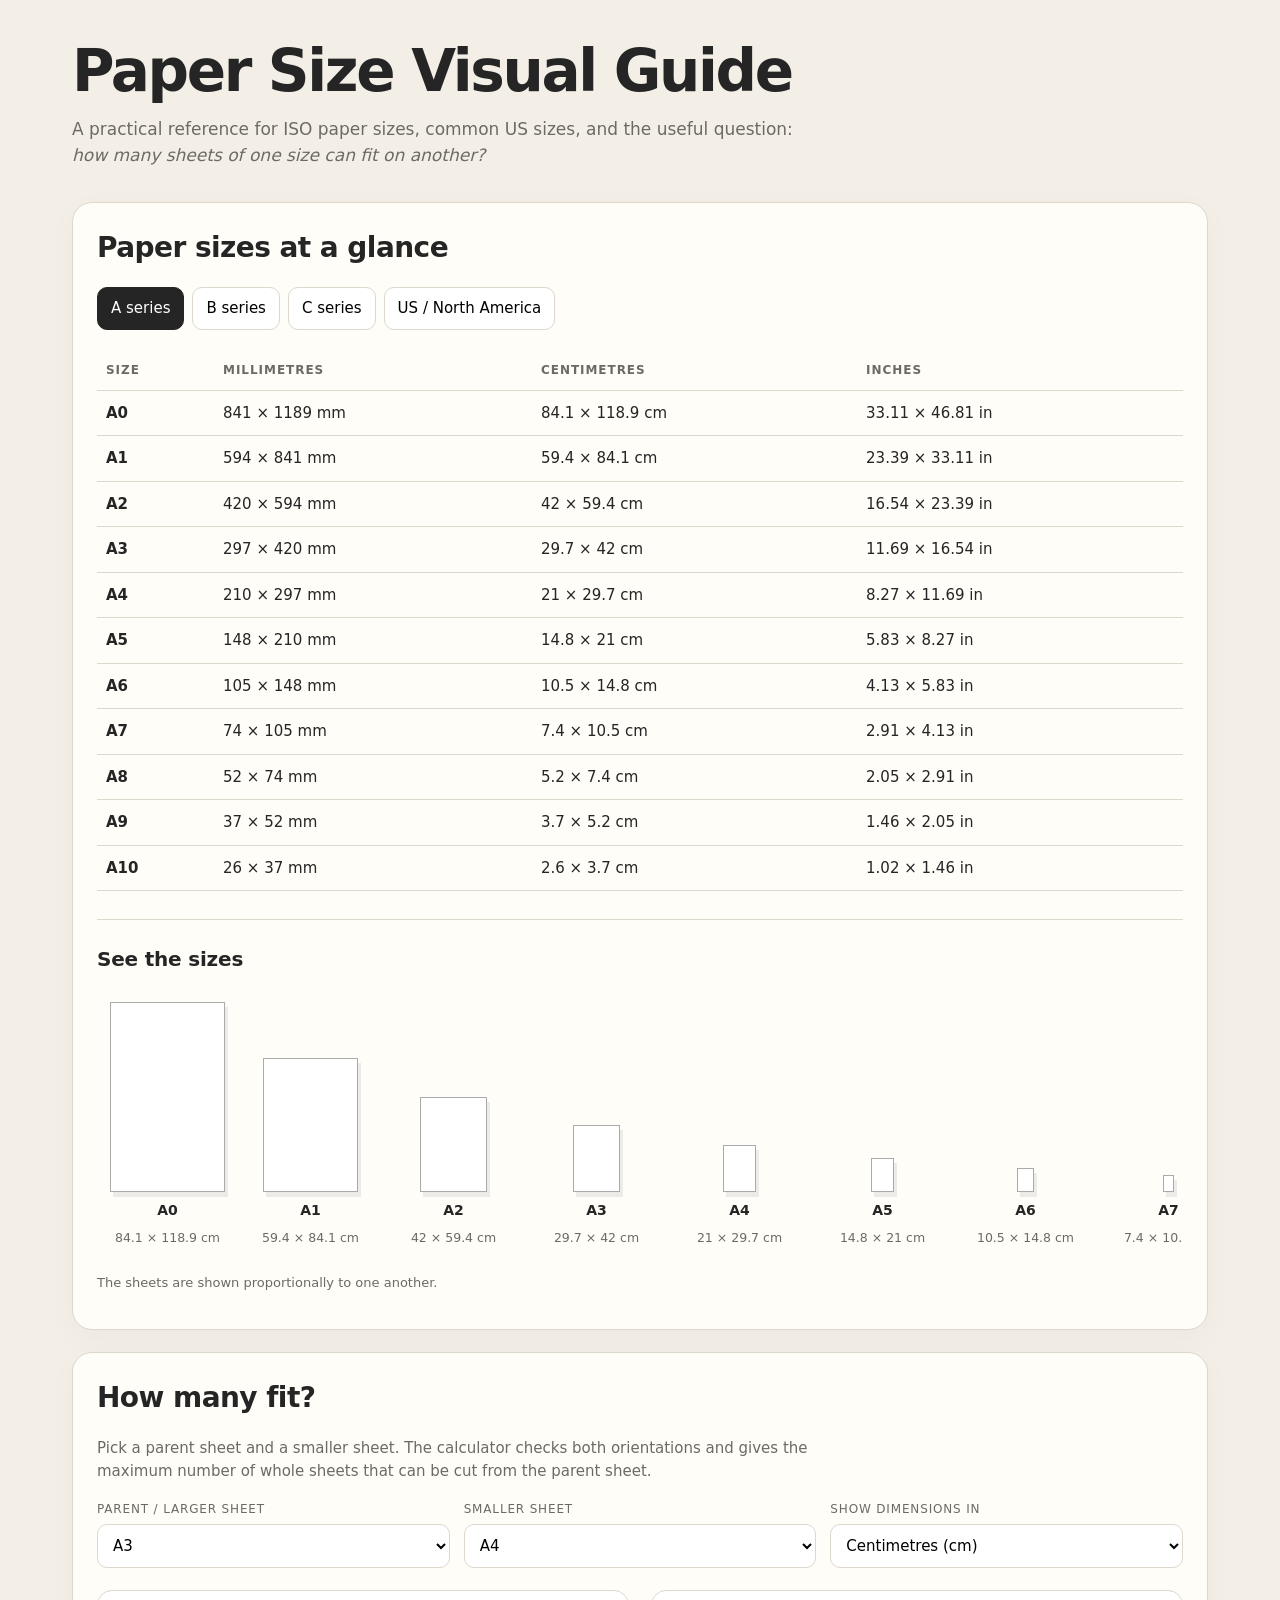
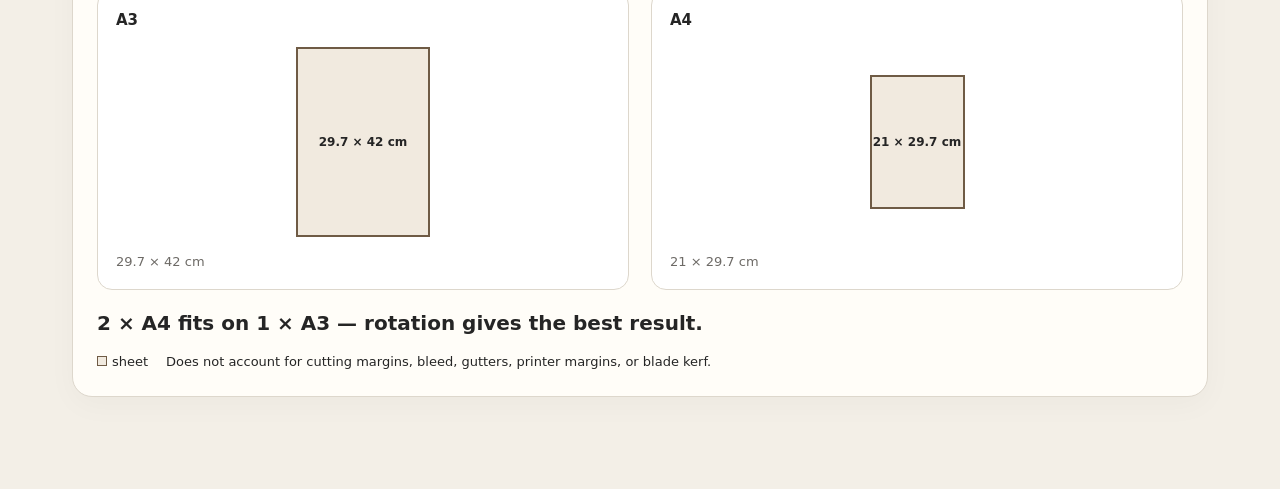
<file: paper_size_visual_guide.html>
<!doctype html>
<html lang="en">
<head>
<meta charset="utf-8">
<meta name="viewport" content="width=device-width, initial-scale=1">
<title>Paper Size Visual Guide</title>
<style>
:root{--ink:#252525;--muted:#6d6a66;--paper:#fffdf8;--line:#ddd7cc;--accent:#6f5b45;--bg:#f3efe7}
*{box-sizing:border-box}
body{margin:0;background:var(--bg);color:var(--ink);font:15px/1.5 system-ui,-apple-system,BlinkMacSystemFont,"Segoe UI",sans-serif}
.wrap{max-width:1180px;margin:auto;padding:42px 22px 70px}
h1{font-size:clamp(34px,5vw,58px);line-height:1;margin:0 0 12px;letter-spacing:-.04em}
h2{font-size:28px;letter-spacing:-.02em;margin:0 0 18px}
.intro{max-width:760px;color:var(--muted);font-size:17px;margin-bottom:34px}
.panel{background:var(--paper);border:1px solid var(--line);border-radius:20px;padding:24px;margin:22px 0;box-shadow:0 8px 30px #00000008}
.tabs{display:flex;gap:8px;flex-wrap:wrap;margin-bottom:20px}
.tab,button,select{font:inherit}
.tab,button{border:1px solid var(--line);background:#fff;border-radius:10px;padding:9px 13px;cursor:pointer}
.tab.active{background:var(--ink);color:white;border-color:var(--ink)}
table{width:100%;border-collapse:collapse}
th,td{text-align:left;padding:11px 9px;border-bottom:1px solid var(--line)}
th{font-size:12px;text-transform:uppercase;letter-spacing:.08em;color:var(--muted)}
td:first-child{font-weight:650}
.visuals {
  display: flex;
  align-items: flex-end;
  gap: 18px;
  overflow-x: auto;
  padding: 24px 8px 12px;
}

.paper-card {
  flex: 0 0 auto;
  width: 125px;
  min-height: 245px;
  display: flex;
  flex-direction: column;
  justify-content: flex-end;
  align-items: center;
  gap: 8px;
}

.paper {
  border: 1px solid #aaa;
  box-shadow: 3px 5px 0 #00000012;
  background: #fff;

  /* These are now controlled by JS using ONE shared scale */
  width: var(--w);
  height: var(--h);

  max-width: 115px;
  max-height: 190px;
  flex: 0 0 auto;
}

.paper-card strong {
  font-size: 14px;
}

.paper-card small {
  color: var(--muted);
  white-space: nowrap;
}
.controls{display:grid;grid-template-columns:1fr 1fr 1fr;gap:14px;margin-bottom:22px}
.field label{display:block;font-size:12px;text-transform:uppercase;letter-spacing:.07em;color:var(--muted);margin-bottom:6px}
.field select{width:100%;padding:11px;border:1px solid var(--line);border-radius:10px;background:white}
.compare{display:grid;grid-template-columns:1fr 1fr;gap:22px}
.compare-box{border:1px solid var(--line);border-radius:15px;padding:18px;background:#fff;min-height:300px}
.stage{height:220px;display:flex;align-items:center;justify-content:center;overflow:hidden}
.shape{border:2px solid var(--accent);background:#f1eadf;position:relative;max-width:90%;max-height:90%}
.shape span{position:absolute;inset:50% auto auto 50%;transform:translate(-50%,-50%);font-weight:700;font-size:12px;white-space:nowrap}
.result{font-size:20px;font-weight:700;margin-top:18px}
.note{color:var(--muted);font-size:13px}
.legend{display:flex;gap:18px;flex-wrap:wrap;margin-top:14px;font-size:13px}
.dot{display:inline-block;width:10px;height:10px;border:1px solid var(--accent);background:#f1eadf;margin-right:5px}
@media(max-width:800px){.controls{grid-template-columns:1fr}.compare{grid-template-columns:1fr}}
.visual-divider {
  height: 1px;
  background: var(--line);
  margin: 28px 0 24px;
}

.visual-heading {
  font-size: 20px;
  margin: 0 0 4px;
  letter-spacing: -.01em;
}
</style>
</head>
<body>
<div class="wrap">
  <h1>Paper Size Visual Guide</h1>
  <p class="intro">A practical reference for ISO paper sizes, common US sizes, and the useful question: <em>how many sheets of one size can fit on another?</em></p>

  <section class="panel">
  <h2>Paper sizes at a glance</h2>

  <div class="tabs">
    <button class="tab active" data-family="A">A series</button>
    <button class="tab" data-family="B">B series</button>
    <button class="tab" data-family="C">C series</button>
    <button class="tab" data-family="US">US / North America</button>
  </div>

  <div id="table"></div>

  <div class="visual-divider"></div>

  <h3 class="visual-heading">See the sizes</h3>

  <div id="visuals" class="visuals"></div>

  <p class="note">
    The sheets are shown proportionally to one another.
  </p>
</section>

  <section class="panel">
    <h2>How many fit?</h2>
    <p class="intro" style="font-size:15px;margin:0 0 18px">
      Pick a parent sheet and a smaller sheet. The calculator checks both orientations and gives the maximum number of whole sheets that can be cut from the parent sheet.
    </p>

    <div class="controls">
      <div class="field">
        <label>Parent / larger sheet</label>
        <select id="large"></select>
      </div>
      <div class="field">
        <label>Smaller sheet</label>
        <select id="small"></select>
      </div>
      <div class="field">
        <label>Show dimensions in</label>
        <select id="unit">
          <option value="cm">Centimetres (cm)</option>
          <option value="mm">Millimetres (mm)</option>
          <option value="in">Inches (in)</option>
        </select>
      </div>
    </div>

    <div class="compare">
      <div class="compare-box">
        <strong id="largeTitle"></strong>
        <div class="stage"><div id="largeShape" class="shape"><span></span></div></div>
        <div id="largeDim" class="note"></div>
      </div>
      <div class="compare-box">
        <strong id="smallTitle"></strong>
        <div class="stage"><div id="smallShape" class="shape"><span></span></div></div>
        <div id="smallDim" class="note"></div>
      </div>
    </div>

    <div class="result" id="result"></div>
    <div class="legend">
      <span><i class="dot"></i>sheet</span>
      <span>Does not account for cutting margins, bleed, gutters, printer margins, or blade kerf.</span>
    </div>
  </section>
</div>

<script>
const mmToIn = mm => mm / 25.4;
const fmt = n => Number(n.toFixed(2));

const A = {
  A0:[841,1189], A1:[594,841], A2:[420,594], A3:[297,420],
  A4:[210,297], A5:[148,210], A6:[105,148], A7:[74,105],
  A8:[52,74], A9:[37,52], A10:[26,37]
};

const B = {
  B0:[1000,1414], B1:[707,1000], B2:[500,707], B3:[353,500],
  B4:[250,353], B5:[176,250], B6:[125,176], B7:[88,125],
  B8:[62,88], B9:[44,62], B10:[31,44]
};

const C = {
  C0:[917,1297], C1:[648,917], C2:[458,648], C3:[324,458],
  C4:[229,324], C5:[162,229], C6:[114,162], C7:[81,114],
  C8:[57,81], C9:[40,57], C10:[28,40]
};

const US = {
  Letter:[216,279],
  Legal:[216,356],
  Tabloid:[279,432],
  Ledger:[432,279],
  Executive:[184,267],
  Statement:[140,216],
  HalfLetter:[140,216]
};

const all = {...A,...B,...C,...US};

function label(k){
  return k === 'HalfLetter' ? 'Half Letter' : k;
}

function display(mm,u){
  if(u==='mm') return `${fmt(mm[0])} × ${fmt(mm[1])} mm`;
  if(u==='in') return `${fmt(mmToIn(mm[0]))} × ${fmt(mmToIn(mm[1]))} in`;
  return `${fmt(mm[0]/10)} × ${fmt(mm[1]/10)} cm`;
}

function renderFamily(f){
  const data = {A,B,C,US}[f];
  const keys = Object.keys(data);

  // One shared scale for the entire family.
  // The largest sheet determines the scale, so all other
  // sheets remain proportionally smaller.
  const maxDimension = Math.max(
    ...keys.flatMap(k => data[k])
  );

  // Adjust this number to make the whole visual group
  // larger or smaller.
  const scale = 190 / maxDimension;

  document.querySelector('#table').innerHTML = `
    <table>
      <thead>
        <tr>
          <th>Size</th>
          <th>Millimetres</th>
          <th>Centimetres</th>
          <th>Inches</th>
        </tr>
      </thead>
      <tbody>
        ${keys.map(k => `
          <tr>
            <td>${label(k)}</td>
            <td>${display(data[k], 'mm')}</td>
            <td>${display(data[k], 'cm')}</td>
            <td>${display(data[k], 'in')}</td>
          </tr>
        `).join('')}
      </tbody>
    </table>
  `;

  document.querySelector('#visuals').innerHTML = keys.map(k => {
    const [w, h] = data[k];

    return `
      <div class="paper-card">
        <div
          class="paper"
          style="
            --w:${w * scale}px;
            --h:${h * scale}px;
          "
        ></div>

        <strong>${label(k)}</strong>
        <small>${display(data[k], 'cm')}</small>
      </div>
    `;
  }).join('');
}

document.querySelectorAll('.tab').forEach(b=>{
  b.onclick=()=>{
    document.querySelectorAll('.tab').forEach(x=>x.classList.remove('active'));
    b.classList.add('active');
    renderFamily(b.dataset.family);
  };
});

const names=Object.keys(all);

['large','small'].forEach(id=>{
  document.querySelector('#'+id).innerHTML =
    names.map(n=>`<option value="${n}">${label(n)}</option>`).join('');
});

document.querySelector('#large').value='A3';
document.querySelector('#small').value='A4';

function fit(parent,child){
  const [W,H]=parent,[w,h]=child;
  const normal=Math.floor(W/w)*Math.floor(H/h);
  const rotated=Math.floor(W/h)*Math.floor(H/w);
  return {
    count:Math.max(normal,rotated),
    rotated:rotated>normal
  };
}

function update(){
  const largeKey=document.querySelector('#large').value;
  const smallKey=document.querySelector('#small').value;
  const p=all[largeKey], s=all[smallKey];
  const u=document.querySelector('#unit').value;
  const r=fit(p,s);

  document.querySelector('#largeTitle').textContent=label(largeKey);
  document.querySelector('#smallTitle').textContent=label(smallKey);
  document.querySelector('#largeDim').textContent=display(p,u);
  document.querySelector('#smallDim').textContent=display(s,u);

  const scale=Math.min(190/Math.max(...p),190/Math.max(...s));

  document.querySelector('#largeShape').style.width=(p[0]*scale)+'px';
  document.querySelector('#largeShape').style.height=(p[1]*scale)+'px';
  document.querySelector('#smallShape').style.width=(s[0]*scale)+'px';
  document.querySelector('#smallShape').style.height=(s[1]*scale)+'px';

  document.querySelector('#largeShape span').textContent=display(p,u);
  document.querySelector('#smallShape span').textContent=display(s,u);

  document.querySelector('#result').textContent =
    r.count
      ? `${r.count} × ${label(smallKey)} fits on 1 × ${label(largeKey)}${r.rotated?' — rotation gives the best result.':'.'}`
      : `No whole ${label(smallKey)} sheet fits inside ${label(largeKey)}.`;
}

document.querySelectorAll('#large,#small,#unit').forEach(x=>x.onchange=update);

renderFamily('A');
update();
</script>
</body>
</html>
</file>
<file: styles.css>
:root {
  --bg: #fbf6f1;
  --card: #fff;
  --accent: #8659CC;
  --accent2: #E4DBF4;
  --text: #3b3735;
  --text2: #939393;
}

* {
  box-sizing: border-box
}

body {
  margin: 0;
  font: 16px/1.6 system-ui, sans-serif;
  background: var(--bg) url(imgs/dot-grid-dark.png) repeat;
  color: var(--text);
  overflow-x: hidden
}

a {
  color: var(--accent)
}

p {
  color: var(--text2);
}

header {
  padding: 6rem 8vw;
  display: grid;
  grid-template-columns: 1.2fr 1fr;
  gap: 3rem;
  align-items: center;
}

.hero-right {
  position: relative;
}

.hero-logo {
  position: absolute;
  top: -20px;
  right: 40px;
  width: 130px;

  filter: drop-shadow(0 0 25px rgba(0,0,0,0.2));

  animation: logoblob 4s ease infinite;
}

@keyframes logoblob {
  0% {
    transform: rotateZ(0) translateY(0);
  }
  50% {
    transform: rotateZ(5deg) translateY(15px);
  }
  100% {
    transform: rotateZ(0) translateY(0);
  }
}

.hero-ctas {
  display: flex;
  gap: 20px;
  align-items: center;
  margin-top: 40px;
}

h1 {
  font-family: "Margarine", sans-serif;
  font-weight: 400;
  font-style: normal;
  font-size: clamp(3rem, 7vw, 5rem);
  line-height: 1;
  margin: .2em 0
}

h2 {
  font-size: 2rem
}

p {
  max-width: 60ch
}

.btn {
  display: inline-block;
  background: var(--accent);
  color: #fff;
  padding: .6rem 1.4rem;
  border-radius: 999px;
  text-decoration: none;
  box-shadow: 0 15px 24px -6px #8659cc66;
}

.heroart {
  aspect-ratio: 1;
  display: grid;
  place-items: center;
  font-size: 7rem;
  background-size: contain;
  background-repeat: no-repeat;
}

section {
  padding: 5rem 8vw
}

.order-insta-wide img {
  width: 100%;
}
@media (max-width: 1024px) {
  .order-insta-wide a {
    overflow: hidden;
    display: block;
  }
  .order-insta-wide img {
    width: auto;
    height: 370px;
    object-fit: cover;
    object-position: left center;
  }
}
@media (max-width: 424px) {
  .order-insta-wide img {
    height: 300px;
  }
}

.grid {
  /* display: grid;
  grid-template-columns: repeat(auto-fit, minmax(220px, 1fr));
  gap: 1.5rem */
  columns: 4 250px;
  gap: 1.5rem;
}

.card {
  background: var(--card);
  padding: 1rem;
  border-radius: 24px;
  box-shadow: 0 10px 30px #00000010;
  transform: translateY(30px);
  opacity: 0;

  break-inside: avoid;
  margin-bottom: 1rem;

  transition: .7s
}
.card img {
  width: 100%;
  height: auto;
}

.card.show {
  opacity: 1;
  transform: none
}

.thumb {
  height: 180px;
  border-radius: 18px;
  background: linear-gradient(135deg, #ffe7da, #fff);
  display: grid;
  place-items: center;
  font-size: 4rem
}

footer {
  text-align: center;
  padding: 3rem;
  color: #666
}

.blob {
  position: fixed;
  width: 220px;
  height: 220px;
  border-radius: 50%;
  background: #e4dbf466;
  filter: blur(30px);
  z-index: -1;
  transition: .15s
}

@media(max-width:800px) {
  header {
    grid-template-columns: 1fr;
    text-align: center;
    gap: 10px;
    padding-top: 2rem;
  }

  p {
    margin: auto
  }

  .heroart {
    max-width: 360px;
    margin: auto
  }

  .grid {
    columns: 2 45%;
  }

  .hero-ctas {
    flex-direction: column;
  }

  .hero-left {
    order: 1;
  }

  .heroart {
    height: 350px;
    width: 100%;
    aspect-ratio: auto;
  }
}
</file>
